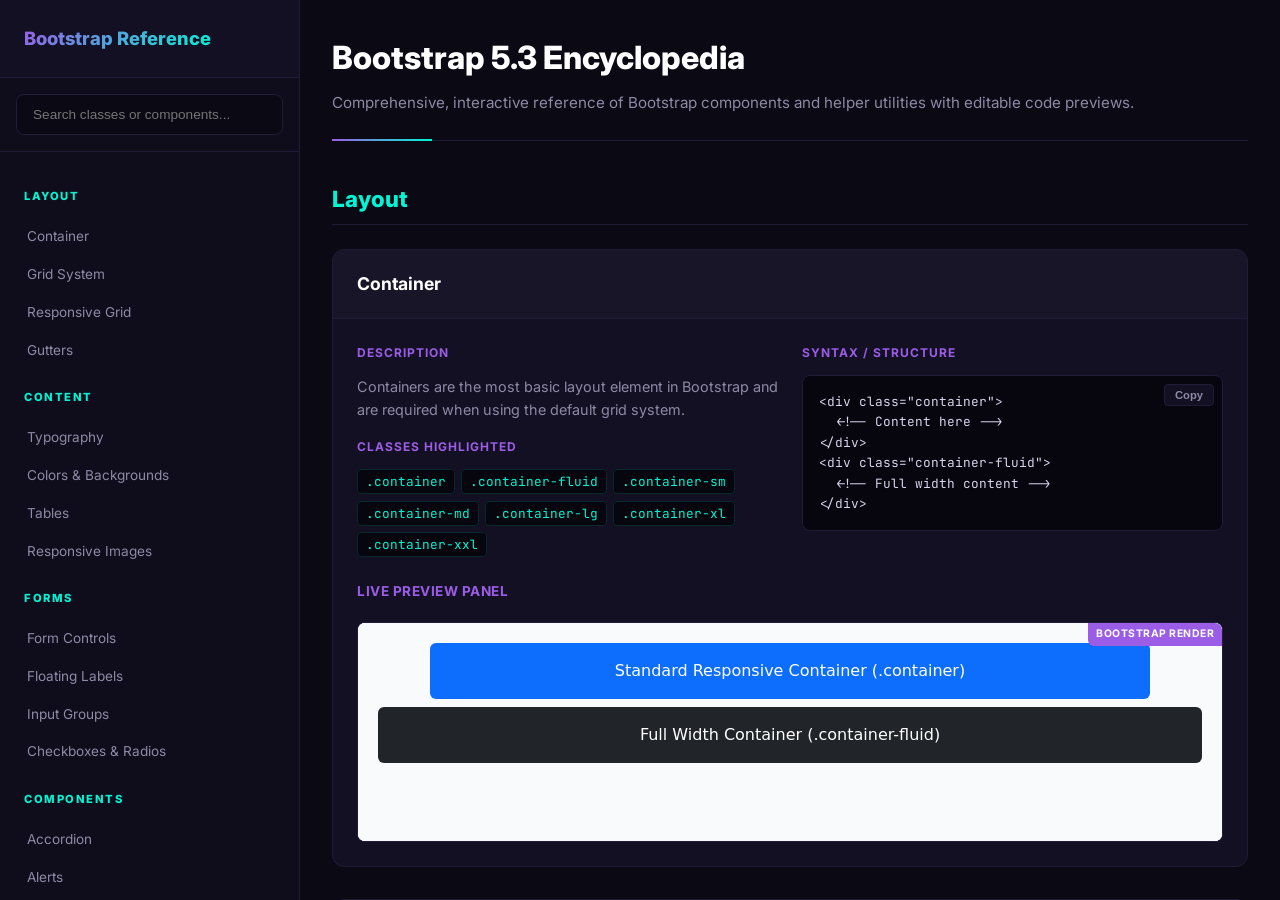
<file: bootstrapcompleteref.html>
<!DOCTYPE html>
<html lang="en">
<head>
    <meta charset="UTF-8">
    <meta name="viewport" content="width=device-width, initial-scale=1.0">
    <title>Bootstrap Complete Reference Guide</title>
    <link rel="preconnect" href="https://fonts.googleapis.com">
    <link rel="preconnect" href="https://fonts.gstatic.com" crossorigin>
    <link href="https://fonts.googleapis.com/css2?family=Inter:wght@300;400;500;600;700;800&family=JetBrains+Mono:wght@400;500;600&display=swap" rel="stylesheet">
    <style>
        :root {
            --bg: #0b0914;
            --card-bg: #131024;
            --sidebar-bg: #0f0d1c;
            --text: #e2dff0;
            --text-muted: #8e89a5;
            --accent: #9b5de5;
            --accent-hover: #b583f7;
            --accent-2: #00f5d4;
            --border: #201c38;
            --code-bg: #07050d;
            --success: #10b981;
            --danger: #ef4444;
            --transition: 0.25s cubic-bezier(0.4, 0, 0.2, 1);
        }

        * { box-sizing: border-box; margin: 0; padding: 0; }

        body {
            font-family: 'Inter', system-ui, -apple-system, sans-serif;
            background-color: var(--bg);
            color: var(--text);
            line-height: 1.6;
            display: flex;
            height: 100vh;
            overflow: hidden;
        }

        /* Sidebar Navigation */
        .sidebar {
            width: 300px;
            background: var(--sidebar-bg);
            border-right: 1px solid var(--border);
            display: flex;
            flex-direction: column;
            height: 100vh;
            flex-shrink: 0;
            z-index: 10;
        }

        .sidebar-header {
            padding: 1.5rem;
            border-bottom: 1px solid var(--border);
            background: var(--card-bg);
        }

        .sidebar-header h1 {
            font-size: 1.15rem;
            font-weight: 800;
            color: #fff;
            display: flex;
            align-items: center;
            gap: 10px;
        }

        .sidebar-header h1 span {
            background: linear-gradient(135deg, var(--accent), var(--accent-2));
            -webkit-background-clip: text;
            -webkit-text-fill-color: transparent;
            background-clip: text;
        }

        .search-box { padding: 1rem; border-bottom: 1px solid var(--border); }

        .search-box input {
            width: 100%;
            padding: 0.75rem 1rem;
            background: var(--bg);
            border: 1px solid var(--border);
            border-radius: 8px;
            color: var(--text);
            font-size: 0.85rem;
            outline: none;
            transition: all var(--transition);
        }

        .search-box input:focus { 
            border-color: var(--accent);
            box-shadow: 0 0 12px rgba(155, 93, 229, 0.2);
        }

        .nav-links {
            flex: 1;
            overflow-y: auto;
            padding: 1rem 0;
        }

        .nav-category {
            padding: 0.75rem 1.5rem;
            font-size: 0.7rem;
            text-transform: uppercase;
            color: var(--accent-2);
            font-weight: 800;
            margin-top: 0.5rem;
            letter-spacing: 1.5px;
        }

        .nav-link {
            display: block;
            padding: 0.5rem 1.5rem;
            color: var(--text-muted);
            text-decoration: none;
            font-size: 0.85rem;
            transition: all var(--transition);
            border-left: 3px solid transparent;
        }

        .nav-link:hover {
            color: #fff;
            background: rgba(155, 93, 229, 0.08);
            border-left-color: rgba(155, 93, 229, 0.4);
        }

        .nav-link.active {
            color: #fff;
            background: rgba(155, 93, 229, 0.15);
            border-left-color: var(--accent);
            font-weight: 600;
        }

        /* Main Content */
        .main-content {
            flex: 1;
            overflow-y: auto;
            padding: 2rem;
            scroll-behavior: smooth;
        }

        .page-header {
            margin-bottom: 2.5rem;
            padding-bottom: 1.5rem;
            border-bottom: 1px solid var(--border);
            position: relative;
        }

        .page-header::after {
            content: '';
            position: absolute;
            bottom: -1px;
            left: 0;
            width: 100px;
            height: 2px;
            background: linear-gradient(90deg, var(--accent), var(--accent-2));
        }

        .page-header h2 {
            font-size: 2rem;
            font-weight: 800;
            color: #fff;
            margin-bottom: 0.5rem;
        }

        .page-header p {
            color: var(--text-muted);
            font-size: 0.95rem;
        }

        .category-header {
            font-size: 1.4rem;
            font-weight: 800;
            color: var(--accent-2);
            margin: 3rem 0 1.5rem 0;
            padding-bottom: 0.5rem;
            border-bottom: 1px solid var(--border);
        }

        .category-header:first-of-type {
            margin-top: 1rem;
        }

        /* Card layout */
        .card {
            background: var(--card-bg);
            border: 1px solid var(--border);
            border-radius: 12px;
            margin-bottom: 2rem;
            overflow: hidden;
            transition: transform var(--transition), box-shadow var(--transition);
        }

        .card:hover {
            transform: translateY(-2px);
            box-shadow: 0 12px 30px rgba(0, 0, 0, 0.4), 0 0 20px rgba(155, 93, 229, 0.08);
            border-color: rgba(155, 93, 229, 0.3);
        }

        .card-header {
            padding: 1.25rem 1.5rem;
            background: rgba(255, 255, 255, 0.02);
            border-bottom: 1px solid var(--border);
            display: flex;
            align-items: center;
            justify-content: space-between;
        }

        .prop-name {
            font-size: 1.1rem;
            font-weight: 700;
            color: #fff;
        }

        .card-body {
            padding: 1.5rem;
            display: grid;
            grid-template-columns: 1fr 1fr;
            gap: 1.5rem;
        }

        @media (max-width: 1024px) {
            .card-body {
                grid-template-columns: 1fr;
            }
        }

        .info-section {
            display: flex;
            flex-direction: column;
            gap: 1rem;
        }

        .info-section h4 {
            font-size: 0.75rem;
            text-transform: uppercase;
            letter-spacing: 1px;
            color: var(--accent);
            margin-bottom: -0.25rem;
        }

        .info-section p {
            font-size: 0.9rem;
            color: var(--text-muted);
        }

        .info-section ul {
            list-style: none;
            padding-left: 0;
            display: flex;
            flex-wrap: wrap;
            gap: 6px;
        }

        .info-section li code {
            background: var(--code-bg);
            color: var(--accent-2);
            padding: 3px 8px;
            border-radius: 4px;
            font-family: 'JetBrains Mono', monospace;
            font-size: 0.8rem;
            border: 1px solid rgba(0, 245, 212, 0.15);
        }

        .code-block {
            position: relative;
            background: var(--code-bg);
            border: 1px solid var(--border);
            border-radius: 8px;
            padding: 1rem;
            overflow-x: auto;
        }

        .code-block pre {
            font-family: 'JetBrains Mono', monospace;
            font-size: 0.8rem;
            color: #d8d3ec;
            white-space: pre-wrap;
            word-break: break-all;
        }

        .copy-btn {
            position: absolute;
            top: 0.5rem;
            right: 0.5rem;
            background: var(--card-bg);
            border: 1px solid var(--border);
            color: var(--text-muted);
            padding: 4px 10px;
            border-radius: 4px;
            font-size: 0.7rem;
            font-weight: 600;
            transition: all var(--transition);
        }

        .copy-btn:hover {
            color: #fff;
            background: var(--accent);
            border-color: var(--accent);
        }

        /* Live Preview window */
        .preview-container {
            display: flex;
            flex-direction: column;
            gap: 0.75rem;
        }

        .preview-window {
            border: 1px solid var(--border);
            border-radius: 8px;
            background: #f8fafc;
            overflow: hidden;
            display: flex;
            flex-direction: column;
            height: 100%;
            min-height: 220px;
            position: relative;
        }

        .preview-label {
            position: absolute;
            top: 0;
            right: 0;
            background: var(--accent);
            color: #fff;
            font-size: 0.65rem;
            padding: 3px 8px;
            border-bottom-left-radius: 6px;
            font-weight: 700;
            z-index: 10;
            text-transform: uppercase;
            letter-spacing: 0.5px;
        }

        .preview-frame {
            border: none;
            width: 100%;
            height: 100%;
            min-height: 200px;
            background: #f8fafc;
        }

        ::-webkit-scrollbar { width: 6px; height: 6px; }
        ::-webkit-scrollbar-track { background: transparent; }
        ::-webkit-scrollbar-thumb { background: var(--border); border-radius: 4px; }
        ::-webkit-scrollbar-thumb:hover { background: var(--accent); }
    </style>
</head>
<body>

    <aside class="sidebar">
        <div class="sidebar-header">
            <h1><span>Bootstrap Reference</span></h1>
        </div>
        <div class="search-box">
            <input type="text" id="searchInput" placeholder="Search classes or components...">
        </div>
        <nav class="nav-links" id="navLinks"></nav>
    </aside>

    <main class="main-content" id="mainContent">
        <header class="page-header">
            <h2>Bootstrap 5.3 Encyclopedia</h2>
            <p>Comprehensive, interactive reference of Bootstrap components and helper utilities with editable code previews.</p>
        </header>
        <div id="contentContainer"></div>
    </main>

    <script>
        // ==========================================
        // THE BOOTSTRAP DATABASE
        // ==========================================
        const bootstrapDB = [
            // --- LAYOUT ---
            { 
                cat: "Layout", 
                name: "Container", 
                desc: "Containers are the most basic layout element in Bootstrap and are required when using the default grid system.", 
                syntax: `<div class="container">\n  <!-- Content here -->\n</div>\n<div class="container-fluid">\n  <!-- Full width content -->\n</div>`, 
                values: [".container", ".container-fluid", ".container-sm", ".container-md", ".container-lg", ".container-xl", ".container-xxl"],
                html: `<div class="container bg-primary text-white p-3 text-center rounded mb-2">\n  Standard Responsive Container (.container)\n</div>\n<div class="container-fluid bg-dark text-white p-3 text-center rounded">\n  Full Width Container (.container-fluid)\n</div>` 
            },
            { 
                cat: "Layout", 
                name: "Grid System", 
                desc: "Bootstrap's grid system uses a series of containers, rows, and columns to layout and align content. It's built with flexbox and is fully responsive.", 
                syntax: `<div class="row">\n  <div class="col-4">One of three columns</div>\n  <div class="col-8">Two of three columns</div>\n</div>`, 
                values: [".row", ".col-*", ".col-md-*", ".col-lg-*", ".offset-*", ".order-*"],
                html: `<div class="row g-2 text-center text-white">\n  <div class="col-4">\n    <div class="bg-primary p-3 rounded">col-4</div>\n  </div>\n  <div class="col-8">\n    <div class="bg-success p-3 rounded">col-8</div>\n  </div>\n  <div class="col-6">\n    <div class="bg-warning text-dark p-3 rounded">col-6</div>\n  </div>\n  <div class="col-6">\n    <div class="bg-danger p-3 rounded">col-6</div>\n  </div>\n</div>` 
            },
            { 
                cat: "Layout", 
                name: "Responsive Grid", 
                desc: "Change column layout based on media query screen breakpoints (sm: >=576px, md: >=768px, lg: >=992px, xl: >=1200px, xxl: >=1400px).", 
                syntax: `<div class="col-12 col-md-6 col-lg-3">Responsive Column</div>`, 
                values: [".col-sm-*", ".col-md-*", ".col-lg-*", ".col-xl-*", ".col-xxl-*"],
                html: `<div class="row text-center text-white g-2">\n  <div class="col-12 col-md-6 col-lg-3">\n    <div class="bg-info p-3 rounded">col-12 col-md-6 col-lg-3</div>\n  </div>\n  <div class="col-12 col-md-6 col-lg-3">\n    <div class="bg-danger p-3 rounded">col-12 col-md-6 col-lg-3</div>\n  </div>\n  <div class="col-12 col-md-6 col-lg-3">\n    <div class="bg-primary p-3 rounded">col-12 col-md-6 col-lg-3</div>\n  </div>\n  <div class="col-12 col-md-6 col-lg-3">\n    <div class="bg-success p-3 rounded">col-12 col-md-6 col-lg-3</div>\n  </div>\n</div>` 
            },
            { 
                cat: "Layout", 
                name: "Gutters", 
                desc: "Gutters are the padding between columns, used to responsively space and align content. Use gx-* for horizontal, gy-* for vertical, and g-* for both.", 
                syntax: `<div class="row gx-5 gy-2">\n  <div class="col-6">Col 1</div>\n  <div class="col-6">Col 2</div>\n</div>`, 
                values: [".g-0", ".g-1", ".g-2", ".g-3", ".g-4", ".g-5", ".gx-*", ".gy-*"],
                html: `<div class="row gx-4 gy-2 text-center text-white">\n  <div class="col-6">\n    <div class="bg-secondary p-3 border">GX-4 Col 1</div>\n  </div>\n  <div class="col-6">\n    <div class="bg-secondary p-3 border">GX-4 Col 2</div>\n  </div>\n  <div class="col-6">\n    <div class="bg-secondary p-3 border">GX-4 Col 3</div>\n  </div>\n  <div class="col-6">\n    <div class="bg-secondary p-3 border">GX-4 Col 4</div>\n  </div>\n</div>` 
            },

            // --- CONTENT & TYPOGRAPHY ---
            { 
                cat: "Content", 
                name: "Typography", 
                desc: "Bootstrap styling features for headings, paragraph lead, inline elements, list styling, and typography helpers.", 
                syntax: `<h1 class="display-1">Heading</h1>\n<p class="lead">Lead text paragraph</p>`, 
                values: [".display-[1-6]", ".lead", ".text-decoration-none", ".font-monospace", ".text-capitalize"],
                html: `<h1 class="display-3">Display 3</h1>\n<h2 class="display-6">Display 6</h2>\n<p class="lead">This is a lead paragraph helper designed to stand out.</p>\n<p class="font-monospace">Monospace text block</p>` 
            },
            { 
                cat: "Content", 
                name: "Colors & Backgrounds", 
                desc: "Convey meaning through color utilities for backgrounds, borders, links, and text alignments.", 
                syntax: `<div class="bg-primary text-white">...</div>`, 
                values: [".bg-primary", ".bg-success", ".bg-danger", ".bg-warning", ".bg-info", ".bg-dark", ".text-muted", ".text-body"],
                html: `<div class="p-3 mb-2 bg-primary text-white rounded">.bg-primary .text-white</div>\n<div class="p-3 mb-2 bg-success text-white rounded">.bg-success .text-white</div>\n<div class="p-3 mb-2 bg-warning text-dark rounded">.bg-warning .text-dark</div>\n<div class="p-3 mb-2 bg-danger text-white rounded">.bg-danger .text-white</div>` 
            },
            { 
                cat: "Content", 
                name: "Tables", 
                desc: "Style tabular data with responsive tables, zebra-striping, hovering rows, active columns, and custom coloring.", 
                syntax: `<table class="table table-striped table-hover table-bordered">\n  ...\n</table>`, 
                values: [".table", ".table-striped", ".table-hover", ".table-bordered", ".table-dark", ".table-borderless"],
                html: `<table class="table table-striped table-hover table-bordered border-primary">\n  <thead>\n    <tr>\n      <th>#</th>\n      <th>First Name</th>\n      <th>Role</th>\n    </tr>\n  </thead>\n  <tbody>\n    <tr>\n      <td>1</td>\n      <td>Sarah</td>\n      <td>Lead Designer</td>\n    </tr>\n    <tr class="table-info">\n      <td>2</td>\n      <td>Alex</td>\n      <td>Developer (Info row)</td>\n    </tr>\n    <tr>\n      <td>3</td>\n      <td>David</td>\n      <td>Backend Eng</td>\n    </tr>\n  </tbody>\n</table>` 
            },
            { 
                cat: "Content", 
                name: "Responsive Images", 
                desc: "Make images scale responsively with parent containers, add styled rounded borders, and display thumbnail cards.", 
                syntax: `<img src="..." class="img-fluid img-thumbnail" alt="...">`, 
                values: [".img-fluid", ".img-thumbnail", ".rounded", ".float-start", ".mx-auto"],
                html: `<div class="text-center">\n  <img src="data:image/svg+xml;utf8,<svg xmlns='http://www.w3.org/2000/svg' width='300' height='150'><rect width='300' height='150' fill='%236f42c1'/><text x='50%' y='50%' fill='white' text-anchor='middle' dy='.3em' font-size='20'>Bootstrap Image</text></svg>" class="img-fluid img-thumbnail rounded" alt="Thumbnail">\n  <p class="mt-2 text-muted">.img-fluid and .img-thumbnail applied</p>\n</div>` 
            },

            // --- FORMS ---
            { 
                cat: "Forms", 
                name: "Form Controls", 
                desc: "Bootstrap styled form text inputs, select lists, file uploads, textareas, with sizes and focus highlights.", 
                syntax: `<label class="form-label">Email</label>\n<input type="email" class="form-control">`, 
                values: [".form-control", ".form-label", ".form-control-lg", ".form-control-sm"],
                html: `<div class="mb-3">\n  <label for="exampleEmail" class="form-label">Email address</label>\n  <input type="email" class="form-control" id="exampleEmail" placeholder="name@example.com">\n</div>\n<div class="mb-3">\n  <label for="exampleTextarea" class="form-label">Comments</label>\n  <textarea class="form-control" id="exampleTextarea" rows="3" placeholder="Write here..."></textarea>\n</div>` 
            },
            { 
                cat: "Forms", 
                name: "Floating Labels", 
                desc: "Create beautifully animated labels that float above your inputs when they contain values.", 
                syntax: `<div class="form-floating">\n  <input type="email" class="form-control" id="floatingInput">\n  <label for="floatingInput">Email</label>\n</div>`, 
                values: [".form-floating"],
                html: `<div class="form-floating mb-3">\n  <input type="email" class="form-control" id="floatInput" placeholder="name@example.com">\n  <label for="floatInput">Email address</label>\n</div>\n<div class="form-floating">\n  <input type="password" class="form-control" id="floatPass" placeholder="Password">\n  <label for="floatPass">Password</label>\n</div>` 
            },
            { 
                cat: "Forms", 
                name: "Input Groups", 
                desc: "Easily extend form controls by adding text, buttons, or button groups on either side of textual inputs.", 
                syntax: `<div class="input-group">\n  <span class="input-group-text">@</span>\n  <input type="text" class="form-control">\n</div>`, 
                values: [".input-group", ".input-group-text"],
                html: `<div class="input-group mb-3">\n  <span class="input-group-text" id="basic-addon1">@</span>\n  <input type="text" class="form-control" placeholder="Username" aria-label="Username">\n</div>\n<div class="input-group">\n  <input type="text" class="form-control" placeholder="Search query..." aria-label="Search">\n  <button class="btn btn-primary" type="button" id="button-addon2">Search</button>\n</div>` 
            },
            { 
                cat: "Forms", 
                name: "Checkboxes & Radios", 
                desc: "Styled custom checkboxes, radio buttons, switches, inline selections, and active states.", 
                syntax: `<div class="form-check">\n  <input class="form-check-input" type="checkbox">\n  <label class="form-check-label">Label</label>\n</div>`, 
                values: [".form-check", ".form-check-input", ".form-check-label", ".form-switch", ".form-check-inline"],
                html: `<div class="form-check mb-2">\n  <input class="form-check-input" type="checkbox" id="checkEx" checked>\n  <label class="form-check-label" for="checkEx">Custom Checkbox</label>\n</div>\n<div class="form-check form-switch mb-3">\n  <input class="form-check-input" type="checkbox" role="switch" id="switchEx" checked>\n  <label class="form-check-label" for="switchEx">Custom Switch Checkbox</label>\n</div>\n<div class="form-check form-check-inline">\n  <input class="form-check-input" type="radio" name="inlineRadio" id="radio1" value="option1" checked>\n  <label class="form-check-label" for="radio1">Radio A</label>\n</div>\n<div class="form-check form-check-inline">\n  <input class="form-check-input" type="radio" name="inlineRadio" id="radio2" value="option2">\n  <label class="form-check-label" for="radio2">Radio B</label>\n</div>` 
            },

            // --- COMPONENTS ---
            { 
                cat: "Components", 
                name: "Accordion", 
                desc: "Build vertically collapsing accordions in combination with the collapse JavaScript plugin.", 
                syntax: `<div class="accordion" id="accId">\n  <div class="accordion-item">\n    <h2 class="accordion-header">\n      <button class="accordion-button" data-bs-toggle="collapse" data-bs-target="#c1">Title</button>\n    </h2>\n    <div id="c1" class="accordion-collapse collapse show" data-bs-parent="#accId">\n      <div class="accordion-body">Body</div>\n    </div>\n  </div>\n</div>`, 
                values: [".accordion", ".accordion-item", ".accordion-header", ".accordion-button", ".accordion-collapse", ".collapse"],
                html: `<div class="accordion" id="accordionExample">\n  <div class="accordion-item">\n    <h2 class="accordion-header">\n      <button class="accordion-button" type="button" data-bs-toggle="collapse" data-bs-target="#collapseOne">\n        Accordion Item #1\n      </button>\n    </h2>\n    <div id="collapseOne" class="accordion-collapse collapse show" data-bs-parent="#accordionExample">\n      <div class="accordion-body">\n        This is the first accordion item body. Clicking the header toggles visibility.\n      </div>\n    </div>\n  </div>\n  <div class="accordion-item">\n    <h2 class="accordion-header">\n      <button class="accordion-button collapsed" type="button" data-bs-toggle="collapse" data-bs-target="#collapseTwo">\n        Accordion Item #2\n      </button>\n    </h2>\n    <div id="collapseTwo" class="accordion-collapse collapse" data-bs-parent="#accordionExample">\n      <div class="accordion-body">\n        This is the second accordion item. Accordions collapse other opened items automatically within the same parent.\n      </div>\n    </div>\n  </div>\n</div>` 
            },
            { 
                cat: "Components", 
                name: "Alerts", 
                desc: "Provide contextual feedback messages for typical user actions with flexible alert banners.", 
                syntax: `<div class="alert alert-warning alert-dismissible fade show" role="alert">\n  Alert text here!\n  <button class="btn-close" data-bs-dismiss="alert"></button>\n</div>`, 
                values: [".alert", ".alert-primary", ".alert-success", ".alert-danger", ".alert-warning", ".alert-dismissible", ".fade", ".show"],
                html: `<div class="alert alert-success d-flex align-items-center" role="alert">\n  <div>\n    🚀 <strong>Success!</strong> Your project has been compiled successfully.\n  </div>\n</div>\n<div class="alert alert-danger alert-dismissible fade show" role="alert">\n  ⚠️ <strong>Error!</strong> Failed to save data. Try again.\n  <button type="button" class="btn-close" data-bs-dismiss="alert" aria-label="Close"></button>\n</div>` 
            },
            { 
                cat: "Components", 
                name: "Badge", 
                desc: "Add small count indicators, status labels, or circular badge tags to elements and buttons.", 
                syntax: `<span class="badge bg-secondary">New</span>`, 
                values: [".badge", ".bg-*", ".rounded-pill", ".position-relative"],
                html: `<span class="badge bg-primary">Primary Tag</span>\n<span class="badge bg-success rounded-pill">Pill Shape</span>\n<hr>\n<button type="button" class="btn btn-dark position-relative">\n  Inbox\n  <span class="position-absolute top-0 start-100 translate-middle badge rounded-pill bg-danger">\n    99+\n    <span class="visually-hidden">unread messages</span>\n  </span>\n</button>` 
            },
            { 
                cat: "Components", 
                name: "Buttons", 
                desc: "Styled custom buttons for actions, anchors, sizes, states, colors, outlines, and block widths.", 
                syntax: `<button class="btn btn-primary">Primary</button>`, 
                values: [".btn", ".btn-primary", ".btn-outline-primary", ".btn-lg", ".btn-sm", ".btn-link"],
                html: `<div class="d-flex flex-wrap gap-2">\n  <button class="btn btn-primary">Primary</button>\n  <button class="btn btn-success">Success</button>\n  <button class="btn btn-danger">Danger</button>\n  <button class="btn btn-outline-warning text-dark">Outline Warning</button>\n  <button class="btn btn-info btn-sm">Small Info</button>\n  <button class="btn btn-secondary btn-lg">Large Secondary</button>\n</div>` 
            },
            { 
                cat: "Components", 
                name: "Button Group", 
                desc: "Group a series of buttons together on a single line or stack them vertically in button groups.", 
                syntax: `<div class="btn-group">\n  <button class="btn btn-primary">L</button>\n  <button class="btn btn-primary">R</button>\n</div>`, 
                values: [".btn-group", ".btn-group-vertical", ".btn-group-sm"],
                html: `<div class="btn-group mb-3" role="group" aria-label="Basic example">\n  <button type="button" class="btn btn-primary">Left</button>\n  <button type="button" class="btn btn-primary">Middle</button>\n  <button type="button" class="btn btn-primary">Right</button>\n</div>\n<br>\n<div class="btn-group-vertical" role="group" aria-label="Vertical group">\n  <button type="button" class="btn btn-secondary">Button 1</button>\n  <button type="button" class="btn btn-secondary">Button 2</button>\n</div>` 
            },
            { 
                cat: "Components", 
                name: "Card", 
                desc: "A flexible and extensible content container with options for headers, footers, images, titles, and grid cards.", 
                syntax: `<div class="card">\n  <div class="card-body">Card text</div>\n</div>`, 
                values: [".card", ".card-body", ".card-title", ".card-subtitle", ".card-header", ".card-footer", ".card-img-top"],
                html: `<div class="card" style="max-width: 320px; margin: 0 auto;">\n  <div class="card-header bg-primary text-white font-weight-bold">Featured Card</div>\n  <div class="card-body">\n    <h5 class="card-title">Special Title Treatment</h5>\n    <p class="card-text">With supporting text below as a natural lead-in to additional content.</p>\n    <a href="#" class="btn btn-outline-primary btn-sm">Go somewhere</a>\n  </div>\n  <div class="card-footer text-muted text-center" style="font-size: 0.8rem;">2 days ago</div>\n</div>` 
            },
            { 
                cat: "Components", 
                name: "Carousel", 
                desc: "A slideshow component for cycling through elements, images, or slides of text like a carousel.", 
                syntax: `<div id="car" class="carousel slide" data-bs-ride="carousel">\n  ...\n</div>`, 
                values: [".carousel", ".slide", ".carousel-inner", ".carousel-item", ".carousel-control-prev", ".carousel-indicators"],
                html: `<div id="carouselExampleIndicators" class="carousel slide" data-bs-ride="carousel" style="max-width: 400px; margin:0 auto;">\n  <div class="carousel-indicators">\n    <button type="button" data-bs-target="#carouselExampleIndicators" data-bs-slide-to="0" class="active" aria-current="true" aria-label="Slide 1"></button>\n    <button type="button" data-bs-target="#carouselExampleIndicators" data-bs-slide-to="1" aria-label="Slide 2"></button>\n  </div>\n  <div class="carousel-inner rounded">\n    <div class="carousel-item active">\n      <div class="bg-primary text-white d-flex flex-column align-items-center justify-content-center" style="height: 180px;">\n        <h3>First Slide Content</h3>\n        <p>Subtitle text description</p>\n      </div>\n    </div>\n    <div class="carousel-item">\n      <div class="bg-purple text-white d-flex flex-column align-items-center justify-content-center" style="height: 180px; background-color: #6f42c1;">\n        <h3>Second Slide Content</h3>\n        <p>Another description</p>\n      </div>\n    </div>\n  </div>\n  <button class="carousel-control-prev" type="button" data-bs-target="#carouselExampleIndicators" data-bs-slide="prev">\n    <span class="carousel-control-prev-icon" aria-hidden="true"></span>\n    <span class="visually-hidden">Previous</span>\n  </button>\n  <button class="carousel-control-next" type="button" data-bs-target="#carouselExampleIndicators" data-bs-slide="next">\n    <span class="carousel-control-next-icon" aria-hidden="true"></span>\n    <span class="visually-hidden">Next</span>\n  </button>\n</div>` 
            },
            { 
                cat: "Components", 
                name: "Dropdowns", 
                desc: "Toggle contextual overlays for displaying lists of links and actions using the Bootstrap dropdown plugin.", 
                syntax: `<div class="dropdown">\n  <button class="btn btn-secondary dropdown-toggle" data-bs-toggle="dropdown">Menu</button>\n  <ul class="dropdown-menu">\n    <li><a class="dropdown-item" href="#">Action</a></li>\n  </ul>\n</div>`, 
                values: [".dropdown", ".dropdown-toggle", ".dropdown-menu", ".dropdown-item", ".dropdown-divider"],
                html: `<div class="dropdown text-center">\n  <button class="btn btn-dark dropdown-toggle" type="button" id="dropdownMenuButton" data-bs-toggle="dropdown" aria-expanded="false">\n    Perform Actions\n  </button>\n  <ul class="dropdown-menu" aria-labelledby="dropdownMenuButton">\n    <li><a class="dropdown-item" href="#">Edit Details</a></li>\n    <li><a class="dropdown-item" href="#">Add Entry</a></li>\n    <li><hr class="dropdown-divider"></li>\n    <li><a class="dropdown-item text-danger" href="#">Delete Project</a></li>\n  </ul>\n</div>` 
            },
            { 
                cat: "Components", 
                name: "List Group", 
                desc: "List groups are a flexible and powerful component for displaying a series of content, with custom styling and badges.", 
                syntax: `<ul class="list-group">\n  <li class="list-group-item">Item</li>\n</ul>`, 
                values: [".list-group", ".list-group-item", ".list-group-item-action", ".list-group-item-*"],
                html: `<ul class="list-group">\n  <li class="list-group-item active" aria-current="true">Active List Header Item</li>\n  <li class="list-group-item d-flex justify-content-between align-items-center">\n    Notification Alerts\n    <span class="badge bg-danger rounded-pill">12</span>\n  </li>\n  <li class="list-group-item list-group-item-warning">Zebra Alert Context Item</li>\n  <li class="list-group-item list-group-item-action disabled" tabindex="-1" aria-disabled="true">Disabled list item action</li>\n</ul>` 
            },
            { 
                cat: "Components", 
                name: "Modal", 
                desc: "Use Bootstrap's JavaScript modal plugin to add dialogs/popups for user notifications, custom forms, or lightboxes.", 
                syntax: `<button class="btn" data-bs-toggle="modal" data-bs-target="#m">Launch</button>\n<div class="modal fade" id="m">\n  <div class="modal-dialog">...</div>\n</div>`, 
                values: [".modal", ".modal-dialog", ".modal-content", ".modal-header", ".modal-body", ".modal-footer", "data-bs-toggle=\"modal\"", "data-bs-target=\"#ID\""],
                html: `<!-- Trigger Button -->\n<div class="text-center">\n  <button type="button" class="btn btn-primary" data-bs-toggle="modal" data-bs-target="#refModalDemo">\n    Open Demo Modal Window\n  </button>\n</div>\n\n<!-- Modal Structure -->\n<div class="modal fade" id="refModalDemo" tabindex="-1" aria-labelledby="refModalDemoLabel" aria-hidden="true">\n  <div class="modal-dialog">\n    <div class="modal-content">\n      <div class="modal-header">\n        <h5 class="modal-title" id="refModalDemoLabel">Native Bootstrap Modal</h5>\n        <button type="button" class="btn-close" data-bs-dismiss="modal" aria-label="Close"></button>\n      </div>\n      <div class="modal-body">\n        This is a fully-functioning, responsive modal window loading directly inside an isolated iframe!\n      </div>\n      <div class="modal-footer">\n        <button type="button" class="btn btn-secondary" data-bs-dismiss="modal">Close</button>\n        <button type="button" class="btn btn-primary" data-bs-dismiss="modal" onclick="alert('Action Saved!')">Save Changes</button>\n      </div>\n    </div>\n  </div>\n</div>` 
            },
            { 
                cat: "Components", 
                name: "Navs & Tabs", 
                desc: "Build functional tabbed navigation panels easily using navigation lists and target panels.", 
                syntax: `<ul class="nav nav-tabs">\n  <li class="nav-item"><a class="nav-link active" data-bs-toggle="tab" href="#tab1">Tab 1</a></li>\n</ul>`, 
                values: [".nav", ".nav-tabs", ".nav-pills", ".nav-link", ".tab-content", ".tab-pane"],
                html: `<ul class="nav nav-pills mb-3" id="pills-tab" role="tablist">\n  <li class="nav-item" role="presentation">\n    <button class="nav-link active" id="pills-home-tab" data-bs-toggle="pill" data-bs-target="#pills-home" type="button" role="tab">Home</button>\n  </li>\n  <li class="nav-item" role="presentation">\n    <button class="nav-link" id="pills-profile-tab" data-bs-toggle="pill" data-bs-target="#pills-profile" type="button" role="tab">Profile</button>\n  </li>\n</ul>\n<div class="tab-content" id="pills-tabContent">\n  <div class="tab-pane fade show active p-2 border rounded" id="pills-home" role="tabpanel">Home info tab panel. Fully working.</div>\n  <div class="tab-pane fade p-2 border rounded" id="pills-profile" role="tabpanel">User settings profile description panel.</div>\n</div>` 
            },
            { 
                cat: "Components", 
                name: "Navbar", 
                desc: "A responsive navigation header container supporting branding, navigation menus, toggles, form fields, and dropdowns.", 
                syntax: `<nav class="navbar navbar-expand-lg bg-light">\n  <div class="container-fluid">\n    <a class="navbar-brand">Brand</a>\n  </div>\n</nav>`, 
                values: [".navbar", ".navbar-expand-*", ".navbar-brand", ".navbar-nav", ".navbar-toggler", ".collapse", ".navbar-collapse"],
                html: `<nav class="navbar navbar-expand-lg bg-body-secondary rounded">\n  <div class="container-fluid">\n    <a class="navbar-brand" href="#" style="font-weight:700; color:#6f42c1;">WebJourney</a>\n    <button class="navbar-toggler" type="button" data-bs-toggle="collapse" data-bs-target="#navbarNav" aria-controls="navbarNav" aria-expanded="false" aria-label="Toggle navigation">\n      <span class="navbar-toggler-icon"></span>\n    </button>\n    <div class="collapse navbar-collapse" id="navbarNav">\n      <ul class="navbar-nav ms-auto">\n        <li class="nav-item">\n          <a class="nav-link active" aria-current="page" href="#">Home</a>\n        </li>\n        <li class="nav-item">\n          <a class="nav-link" href="#">Features</a>\n        </li>\n      </ul>\n    </div>\n  </div>\n</nav>` 
            },
            { 
                cat: "Components", 
                name: "Offcanvas", 
                desc: "Build hidden sidebars or drawers that slide out from any side of the screen for navigation or custom forms.", 
                syntax: `<button data-bs-toggle="offcanvas" data-bs-target="#off">Open</button>\n<div class="offcanvas offcanvas-start" id="off">...</div>`, 
                values: [".offcanvas", ".offcanvas-start", ".offcanvas-end", ".offcanvas-top", ".offcanvas-bottom", ".offcanvas-header", ".offcanvas-body"],
                html: `<!-- Drawer Trigger -->\n<div class="text-center">\n  <button class="btn btn-success" type="button" data-bs-toggle="offcanvas" data-bs-target="#offcanvasExample" aria-controls="offcanvasExample">\n    Open Slide-out Drawer (Offcanvas)\n  </button>\n</div>\n\n<!-- Drawer Element -->\n<div class="offcanvas offcanvas-start" tabindex="-1" id="offcanvasExample" aria-labelledby="offcanvasExampleLabel">\n  <div class="offcanvas-header">\n    <h5 class="offcanvas-title" id="offcanvasExampleLabel">Sidebar Drawer</h5>\n    <button type="button" class="btn-close" data-bs-dismiss="offcanvas" aria-label="Close"></button>\n  </div>\n  <div class="offcanvas-body">\n    <div>\n      This is offcanvas content. Click the backdrop or Close button to slide it back out of view.\n    </div>\n    <ul class="list-group mt-3">\n      <li class="list-group-item">Option Link 1</li>\n      <li class="list-group-item">Option Link 2</li>\n    </ul>\n  </div>\n</div>` 
            },
            { 
                cat: "Components", 
                name: "Progress Bar", 
                desc: "Display progress data utilizing styled, stacked, striped, and animated progress bars.", 
                syntax: `<div class="progress" role="progressbar"><div class="progress-bar" style="width: 50%"></div></div>`, 
                values: [".progress", ".progress-bar", ".progress-bar-striped", ".progress-bar-animated"],
                html: `<div class="progress mb-3" role="progressbar" aria-label="Basic example" aria-valuenow="45" aria-valuemin="0" aria-valuemax="100">\n  <div class="progress-bar" style="width: 45%">45% Done</div>\n</div>\n<div class="progress" role="progressbar" aria-label="Animated strip" aria-valuenow="75" aria-valuemin="0" aria-valuemax="100">\n  <div class="progress-bar bg-success progress-bar-striped progress-bar-animated" style="width: 75%">75% Completed (Animated)</div>\n</div>` 
            },
            { 
                cat: "Components", 
                name: "Spinners", 
                desc: "Indicate loading state of components or operations with responsive spinning animations.", 
                syntax: `<div class="spinner-border text-primary"></div>`, 
                values: [".spinner-border", ".spinner-grow", ".text-*", ".spinner-border-sm"],
                html: `<div class="d-flex align-items-center justify-content-center gap-3">\n  <div class="spinner-border text-primary" role="status"></div>\n  <div class="spinner-grow text-success" role="status"></div>\n  <div class="spinner-border text-danger spinner-border-sm" role="status"></div>\n  <span>Loading items...</span>\n</div>` 
            },
            { 
                cat: "Components", 
                name: "Toasts", 
                desc: "Display small push notifications as modal overlay cards on screen corners or custom placement.", 
                syntax: `<div class="toast"><div class="toast-header">Header</div><div class="toast-body">Body</div></div>`, 
                values: [".toast", ".toast-container", ".toast-header", ".toast-body"],
                html: `<div class="text-center">\n  <button type="button" class="btn btn-primary" id="toastTriggerBtn">Show Toast Alert</button>\n</div>\n\n<div class="toast-container position-fixed bottom-0 end-0 p-3">\n  <div id="liveToastDemo" class="toast" role="alert" aria-live="assertive" aria-atomic="true">\n    <div class="toast-header bg-dark text-white">\n      <strong class="me-auto">Notification Service</strong>\n      <small>Just now</small>\n      <button type="button" class="btn-close btn-close-white" data-bs-dismiss="toast" aria-label="Close"></button>\n    </div>\n    <div class="toast-body">\n      This is a custom interactive toast notification triggered with JavaScript!\n    </div>\n  </div>\n</div>\n\n<script>\n  document.getElementById('toastTriggerBtn').addEventListener('click', function() {\n    var toastEl = document.getElementById('liveToastDemo');\n    var toast = new bootstrap.Toast(toastEl);\n    toast.show();\n  });\n<\/script>` 
            },
            { 
                cat: "Components", 
                name: "Tooltips", 
                desc: "Small hover tags displaying contextual label descriptors using the Bootstrap Popper engine.", 
                syntax: `<button data-bs-toggle="tooltip" title="Tooltip content">Hover</button>`, 
                values: [".tooltip", "data-bs-toggle=\"tooltip\"", "data-bs-placement=\"*\""],
                html: `<div class="text-center py-4 d-flex justify-content-center gap-2">\n  <button type="button" class="btn btn-secondary" data-bs-toggle="tooltip" data-bs-placement="top" title="Tooltip positioned at Top">Tooltip Top</button>\n  <button type="button" class="btn btn-secondary" data-bs-toggle="tooltip" data-bs-placement="bottom" title="Tooltip positioned at Bottom">Tooltip Bottom</button>\n</div>` 
            },

            // --- UTILITIES ---
            { 
                cat: "Utilities", 
                name: "Flexbox Alignment", 
                desc: "Quickly manage the layout, alignment, sizing, and spacing of grid columns, navigation headers, or any element using flexbox utilities.", 
                syntax: `<div class="d-flex justify-content-between align-items-center">...</div>`, 
                values: [".d-flex", ".flex-row", ".flex-column", ".justify-content-between", ".align-items-center", ".flex-wrap"],
                html: `<div class="d-flex justify-content-between align-items-center bg-light p-3 border rounded">\n  <div class="bg-primary text-white p-2 rounded">Box Item 1</div>\n  <div class="bg-success text-white p-2 rounded">Box Item 2</div>\n  <div class="bg-danger text-white p-2 rounded">Box Item 3</div>\n</div>` 
            },
            { 
                cat: "Utilities", 
                name: "Spacing (Margin & Padding)", 
                desc: "Assign responsive margins and paddings using clear shorthand properties. Formatted as {property}{sides}-{size} (e.g. mb-3, py-4).", 
                syntax: `<div class="m-3 p-4">Spacing Box</div>`, 
                values: ["m-[0-5]", "p-[0-5]", "mt-*", "mb-*", "ms-*", "me-*", "mx-*", "my-*"],
                html: `<div class="bg-light border mb-2 p-4 rounded text-center">\n  <span class="bg-primary text-white p-3 m-2 d-inline-block rounded">m-2, p-3</span>\n  <span class="bg-success text-white p-2 ms-5 d-inline-block rounded">ms-5 (margin start), p-2</span>\n</div>` 
            },
            { 
                cat: "Utilities", 
                name: "Shadows", 
                desc: "Add or remove shadows from elements using utility classes.", 
                syntax: `<div class="shadow-lg">Large Shadow</div>`, 
                values: [".shadow-none", ".shadow-sm", ".shadow", ".shadow-lg"],
                html: `<div class="shadow-none p-3 mb-2 bg-light rounded">No Shadow (.shadow-none)</div>\n<div class="shadow-sm p-3 mb-2 bg-body-tertiary rounded">Small Shadow (.shadow-sm)</div>\n<div class="shadow p-3 mb-2 bg-body-tertiary rounded">Regular Shadow (.shadow)</div>\n<div class="shadow-lg p-3 bg-body-tertiary rounded">Large Shadow (.shadow-lg)</div>` 
            },
            { 
                cat: "Utilities", 
                name: "Sizing", 
                desc: "Easily set the width or height of elements relative to their parent container.", 
                syntax: `<div class="w-50">50% Width</div>`, 
                values: [".w-25", ".w-50", ".w-75", ".w-100", ".h-25", ".h-50", ".h-75", ".h-100", ".mw-100", ".mh-100"],
                html: `<div class="w-25 p-2 bg-primary text-white text-center rounded mb-1">w-25</div>\n<div class="w-50 p-2 bg-success text-white text-center rounded mb-1">w-50</div>\n<div class="w-75 p-2 bg-info text-white text-center rounded mb-1">w-75</div>\n<div class="w-100 p-2 bg-dark text-white text-center rounded">w-100</div>` 
            },
            { 
                cat: "Utilities", 
                name: "Position Helpers", 
                desc: "Common utilities for configuring element positioning (static, relative, absolute, fixed, sticky) and placement anchors.", 
                syntax: `<div class="position-absolute top-0 start-50">...</div>`, 
                values: [".position-static", ".position-relative", ".position-absolute", ".position-fixed", ".position-sticky", ".top-0", ".end-0", ".bottom-0", ".start-0"],
                html: `<div class="position-relative bg-light border rounded" style="height: 120px;">\n  <div class="position-absolute top-0 start-0 bg-primary text-white p-2 rounded-top rounded-end-0">Top-Left</div>\n  <div class="position-absolute top-0 end-0 bg-dark text-white p-2 rounded-top rounded-start-0">Top-Right</div>\n  <div class="position-absolute bottom-0 start-50 translate-middle-x bg-info text-white p-2 rounded-bottom-0">Bottom-Center</div>\n  <div class="position-absolute bottom-0 end-0 bg-success text-white p-2 rounded-bottom rounded-start-0">Bottom-Right</div>\n</div>` 
            }
        ];

        // ==========================================
        // RENDER ENGINE
        // ==========================================
        const mainContent = document.getElementById('contentContainer');
        const navLinks = document.getElementById('navLinks');

        function renderEncyclopedia() {
            // Group by category
            const categories = {};
            bootstrapDB.forEach(item => {
                if (!categories[item.cat]) categories[item.cat] = [];
                categories[item.cat].push(item);
            });

            let navHTML = '';
            let contentHTML = '';

            for (const [cat, items] of Object.entries(categories)) {
                navHTML += `<div class="nav-category">${cat}</div>`;
                contentHTML += `<h3 class="category-header" id="cat-${cat.replace(/\s+/g, '')}">${cat}</h3>`;
                
                items.forEach(item => {
                    navHTML += `<a href="#${item.name.replace(/\s+/g, '')}" class="nav-link">${item.name}</a>`;
                    
                    const valuesHTML = item.values.map(v => `<li><code>${v}</code></li>`).join('');
                    
                    // Encode for safe iframe injection
                    const safeHTML = encodeURIComponent(item.html);

                    contentHTML += `
                        <div class="card" id="${item.name.replace(/\s+/g, '')}" data-name="${item.name.toLowerCase()}" data-cat="${cat.toLowerCase()}" data-desc="${item.desc.toLowerCase()}">
                            <div class="card-header">
                                <span class="prop-name">${item.name}</span>
                            </div>
                            <div class="card-body">
                                <div class="info-section">
                                    <h4>Description</h4>
                                    <p>${item.desc}</p>
                                    <h4>Classes Highlighted</h4>
                                    <ul>${valuesHTML}</ul>
                                </div>
                                <div class="info-section">
                                    <h4>Syntax / Structure</h4>
                                    <div class="code-block">
                                        <button class="copy-btn" onclick="copyCode(this)">Copy</button>
                                        <pre>${escapeHtml(item.syntax)}</pre>
                                    </div>
                                </div>
                                <div class="preview-container" style="grid-column: span 2;">
                                    <h4 style="color: var(--accent); margin-bottom: 0.5rem; font-size: 0.85rem; text-transform: uppercase; letter-spacing: 0.5px;">Live Preview Panel</h4>
                                    <div class="preview-window">
                                        <span class="preview-label">Bootstrap Render</span>
                                        <iframe class="preview-frame" data-html="${safeHTML}"></iframe>
                                    </div>
                                </div>
                            </div>
                        </div>
                    `;
                });
            }

            navLinks.innerHTML = navHTML;
            mainContent.innerHTML = contentHTML;

            // Initialize Iframes Safely
            document.querySelectorAll('.preview-frame').forEach(iframe => {
                const html = decodeURIComponent(iframe.dataset.html);
                iframe.srcdoc = `<!DOCTYPE html>
<html lang="en">
<head>
  <meta charset="UTF-8">
  <meta name="viewport" content="width=device-width, initial-scale=1.0">
  <link href="https://cdn.jsdelivr.net/npm/bootstrap@5.3.3/dist/css/bootstrap.min.css" rel="stylesheet">
  <style>
    body {
      margin: 0;
      padding: 20px;
      background: #f8fafc;
      font-family: system-ui, -apple-system, sans-serif;
    }
  </style>
</head>
<body>
  ${html}
  <script src="https://cdn.jsdelivr.net/npm/bootstrap@5.3.3/dist/js/bootstrap.bundle.min.js"><\/script>
  <script>
    // Initialize tooltips
    var tooltipTriggerList = [].slice.call(document.querySelectorAll('[data-bs-toggle="tooltip"]'))
    var tooltipList = tooltipTriggerList.map(function (tooltipTriggerEl) {
      return new bootstrap.Tooltip(tooltipTriggerEl)
    });
    // Initialize popovers
    var popoverTriggerList = [].slice.call(document.querySelectorAll('[data-bs-toggle="popover"]'))
    var popoverList = popoverTriggerList.map(function (popoverTriggerEl) {
      return new bootstrap.Popover(popoverTriggerEl)
    });
  <\/script>
</body>
</html>`;
            });

            // Smooth active navigation highlight
            const links = document.querySelectorAll('.nav-link');
            const cards = document.querySelectorAll('.card');

            const observer = new IntersectionObserver((entries) => {
                entries.forEach(entry => {
                    if (entry.isIntersecting) {
                        const id = entry.target.getAttribute('id');
                        links.forEach(link => {
                            if (link.getAttribute('href') === '#' + id) {
                                link.classList.add('active');
                            } else {
                                link.classList.remove('active');
                            }
                        });
                    }
                });
            }, {
                root: null,
                rootMargin: '-10% 0px -80% 0px',
                threshold: 0
            });

            cards.forEach(card => observer.observe(card));
        }

        function escapeHtml(string) {
            return String(string).replace(/&/g, '&amp;').replace(/</g, '&lt;').replace(/>/g, '&gt;').replace(/"/g, '&quot;');
        }

        function copyCode(btn) {
            const code = btn.nextElementSibling.innerText;
            navigator.clipboard.writeText(code).then(() => {
                const originalText = btn.innerText;
                btn.innerText = "Copied!";
                btn.style.background = "var(--success)";
                btn.style.color = "#000";
                setTimeout(() => {
                    btn.innerText = originalText;
                    btn.style.background = "";
                    btn.style.color = "";
                }, 2000);
            });
        }

        // Search Logic
        document.getElementById('searchInput').addEventListener('input', (e) => {
            const query = e.target.value.toLowerCase().trim();
            const cards = document.querySelectorAll('.card');
            const headers = document.querySelectorAll('.category-header');

            cards.forEach(card => {
                const name = card.dataset.name;
                const cat = card.dataset.cat;
                const desc = card.dataset.desc;
                const match = name.includes(query) || cat.includes(query) || desc.includes(query);
                card.style.display = match ? 'block' : 'none';
            });

            // Hide empty categories and their nav links
            headers.forEach(header => {
                const catId = header.id.replace('cat-', '').toLowerCase();
                const cardsInCat = document.querySelectorAll(`.card[data-cat="${catId}"]`);
                const visibleCards = Array.from(cardsInCat).filter(c => c.style.display !== 'none');
                
                const isCatVisible = visibleCards.length > 0;
                header.style.display = isCatVisible ? 'block' : 'none';
            });
            
            // Better sidebar category sync
            document.querySelectorAll('.nav-category').forEach((navCat) => {
                const catName = navCat.innerText.toLowerCase();
                const visibleCardsInNav = Array.from(cards).filter(c => c.dataset.cat === catName && c.style.display !== 'none');
                navCat.style.display = visibleCardsInNav.length > 0 ? 'block' : 'none';
                
                // Hide/show individual links
                let nextEl = navCat.nextElementSibling;
                while (nextEl && nextEl.classList.contains('nav-link')) {
                    const linkName = nextEl.innerText.toLowerCase();
                    const card = document.querySelector(`.card[data-name="${linkName}"]`);
                    if (card) {
                        nextEl.style.display = card.style.display !== 'none' ? 'block' : 'none';
                    }
                    nextEl = nextEl.nextElementSibling;
                }
            });
        });

        // Initialize
        renderEncyclopedia();
    </script>
</body>
</html>
</file>
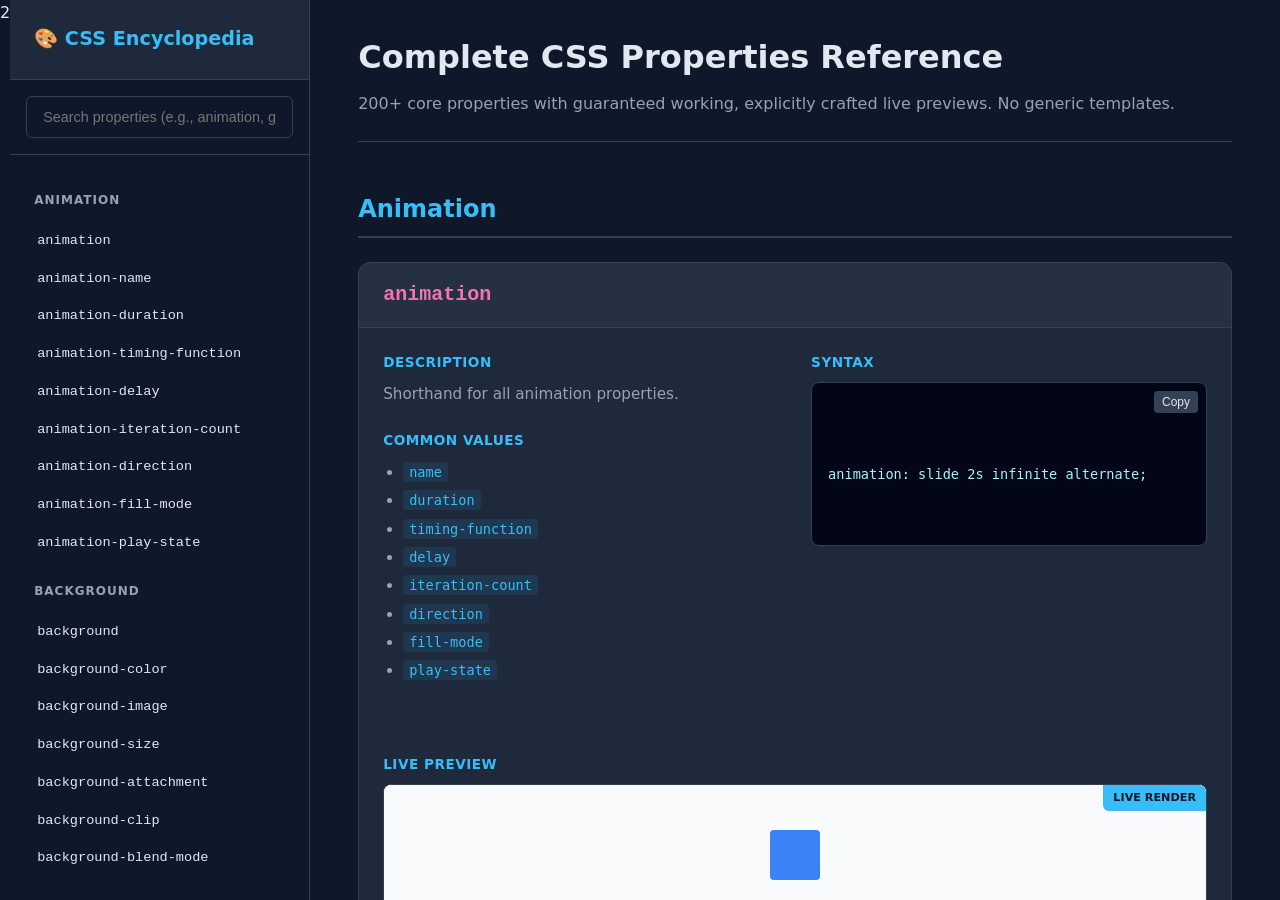
<file: csscompleteref.html>
<!DOCTYPE html>
<html lang="en">
2<head>
    <meta charset="UTF-8">
    <meta name="viewport" content="width=device-width, initial-scale=1.0">
    <title>The Ultimate CSS Encyclopedia</title>
    <style>
        :root {
            --bg: #0f172a;
            --card-bg: #1e293b;
            --sidebar-bg: #0f172a;
            --text: #e2e8f0;
            --text-muted: #94a3b8;
            --accent: #38bdf8;
            --accent-hover: #0ea5e9;
            --border: #334155;
            --code-bg: #020617;
            --success: #4ade80;
            --danger: #f87171;
        }

        * { box-sizing: border-box; margin: 0; padding: 0; }

        body {
            font-family: 'Segoe UI', system-ui, -apple-system, sans-serif;
            background-color: var(--bg);
            color: var(--text);
            line-height: 1.6;
            display: flex;
            height: 100vh;
            overflow: hidden;
        }

        .sidebar {
            width: 300px;
            background: var(--sidebar-bg);
            border-right: 1px solid var(--border);
            display: flex;
            flex-direction: column;
            height: 100vh;
            flex-shrink: 0;
        }

        .sidebar-header {
            padding: 1.5rem;
            border-bottom: 1px solid var(--border);
            background: var(--card-bg);
        }

        .sidebar-header h1 {
            font-size: 1.2rem;
            color: var(--accent);
            display: flex;
            align-items: center;
            gap: 10px;
        }

        .search-box { padding: 1rem; border-bottom: 1px solid var(--border); }

        .search-box input {
            width: 100%;
            padding: 0.75rem 1rem;
            background: var(--bg);
            border: 1px solid var(--border);
            border-radius: 6px;
            color: var(--text);
            font-size: 0.9rem;
            outline: none;
            transition: border 0.2s;
        }

        .search-box input:focus { border-color: var(--accent); }

        .nav-links {
            flex: 1;
            overflow-y: auto;
            padding: 1rem 0;
        }

        .nav-category {
            padding: 0.75rem 1.5rem;
            font-size: 0.75rem;
            text-transform: uppercase;
            color: var(--text-muted);
            font-weight: 700;
            margin-top: 0.5rem;
            letter-spacing: 1px;
        }

        .nav-link {
            display: block;
            padding: 0.5rem 1.5rem;
            color: var(--text);
            text-decoration: none;
            font-size: 0.85rem;
            font-family: 'Courier New', monospace;
            transition: background 0.2s, color 0.2s;
            border-left: 3px solid transparent;
        }

        .nav-link:hover {
            background: rgba(56, 189, 248, 0.1);
            color: var(--accent);
            border-left-color: var(--accent);
        }

        .main-content {
            flex: 1;
            overflow-y: auto;
            padding: 2rem 3rem;
            scroll-behavior: smooth;
        }

        .page-header {
            margin-bottom: 3rem;
            border-bottom: 1px solid var(--border);
            padding-bottom: 1.5rem;
        }

        .page-header h2 { font-size: 2rem; margin-bottom: 0.5rem; }
        .page-header p { color: var(--text-muted); }

        .category-header {
            font-size: 1.5rem;
            color: var(--accent);
            margin: 3rem 0 1.5rem 0;
            padding-bottom: 0.5rem;
            border-bottom: 2px solid var(--border);
            scroll-margin-top: 1rem;
        }

        .card {
            background: var(--card-bg);
            border: 1px solid var(--border);
            border-radius: 12px;
            margin-bottom: 2rem;
            overflow: hidden;
            scroll-margin-top: 1rem;
            transition: transform 0.2s, box-shadow 0.2s;
        }

        .card:hover {
            transform: translateY(-2px);
            box-shadow: 0 10px 25px -5px rgba(0, 0, 0, 0.3);
        }

        .card-header {
            padding: 1rem 1.5rem;
            background: rgba(255,255,255,0.03);
            border-bottom: 1px solid var(--border);
            display: flex;
            justify-content: space-between;
            align-items: center;
        }

        .prop-name {
            font-family: 'Courier New', monospace;
            font-size: 1.25rem;
            font-weight: bold;
            color: #f472b6;
        }

        .card-body {
            padding: 1.5rem;
            display: grid;
            grid-template-columns: 1fr 1fr;
            gap: 2rem;
        }

        @media (max-width: 1024px) {
            .card-body { grid-template-columns: 1fr; }
            .sidebar { width: 240px; }
            .main-content { padding: 1.5rem; }
        }

        .info-section h4 {
            color: var(--accent);
            margin-bottom: 0.5rem;
            font-size: 0.85rem;
            text-transform: uppercase;
            letter-spacing: 0.5px;
        }

        .info-section p, .info-section ul {
            margin-bottom: 1.5rem;
            color: var(--text-muted);
            font-size: 0.95rem;
        }

        .info-section ul { padding-left: 1.25rem; }
        .info-section li { margin-bottom: 0.25rem; }
        .info-section code { 
            background: rgba(56, 189, 248, 0.1); 
            color: #38bdf8; 
            padding: 2px 6px; 
            border-radius: 4px; 
            font-size: 0.85rem; 
        }

        .code-block {
            background: var(--code-bg);
            padding: 1rem;
            border-radius: 8px;
            font-family: 'Courier New', monospace;
            font-size: 0.85rem;
            color: #a5f3fc;
            overflow-x: auto;
            position: relative;
            border: 1px solid var(--border);
            white-space: pre-wrap;
        }

        .copy-btn {
            position: absolute;
            top: 0.5rem;
            right: 0.5rem;
            background: var(--border);
            border: none;
            color: var(--text);
            padding: 4px 8px;
            border-radius: 4px;
            font-size: 0.75rem;
            cursor: pointer;
            transition: background 0.2s;
        }

        .copy-btn:hover { background: var(--accent); color: var(--bg); }

        .preview-container { grid-column: 1 / -1; margin-top: 1rem; }

        .preview-window {
            background: #ffffff;
            border: 1px solid var(--border);
            border-radius: 8px;
            overflow: hidden;
            height: 160px;
            position: relative;
        }

        .preview-window iframe {
            width: 100%;
            height: 100%;
            border: none;
            background: #f8fafc;
        }

        .preview-label {
            position: absolute;
            top: 0;
            right: 0;
            background: var(--accent);
            color: var(--bg);
            font-size: 0.7rem;
            padding: 4px 10px;
            border-bottom-left-radius: 6px;
            font-weight: bold;
            z-index: 10;
            text-transform: uppercase;
        }

        ::-webkit-scrollbar { width: 8px; height: 8px; }
        ::-webkit-scrollbar-track { background: var(--bg); }
        ::-webkit-scrollbar-thumb { background: var(--border); border-radius: 4px; }
        ::-webkit-scrollbar-thumb:hover { background: var(--accent); }
    </style>
</head>
<body>

    <aside class="sidebar">
        <div class="sidebar-header">
            <h1>🎨 CSS Encyclopedia</h1>
        </div>
        <div class="search-box">
            <input type="text" id="searchInput" placeholder="Search properties (e.g., animation, grid)">
        </div>
        <nav class="nav-links" id="navLinks"></nav>
    </aside>

    <main class="main-content" id="mainContent">
        <header class="page-header">
            <h2>Complete CSS Properties Reference</h2>
            <p>200+ core properties with guaranteed working, explicitly crafted live previews. No generic templates.</p>
        </header>
        <div id="contentContainer"></div>
    </main>

    <script>
        // ==========================================
        // THE ULTIMATE CSS DATABASE
        // Every property has explicit, working previewCSS and previewHTML
        // ==========================================
        const cssDB = [
            // --- ANIMATION ---
            { cat: "Animation", name: "animation", desc: "Shorthand for all animation properties.", syntax: "animation: slide 2s infinite alternate;", values: ["name", "duration", "timing-function", "delay", "iteration-count", "direction", "fill-mode", "play-state"], css: ".box{width:50px;height:50px;background:#3b82f6;border-radius:4px;animation:slide 2s infinite alternate}@keyframes slide{from{transform:translateX(0)}to{transform:translateX(100px)}}", html: "<div class='box'></div>" },
            { cat: "Animation", name: "animation-name", desc: "Specifies the name of the @keyframes animation.", syntax: "animation-name: slide;", values: ["none", "keyframename"], css: ".box{width:50px;height:50px;background:#ef4444;border-radius:4px;animation-name:spin;animation-duration:2s;animation-iteration-count:infinite}@keyframes spin{to{transform:rotate(360deg)}}", html: "<div class='box'></div>" },
            { cat: "Animation", name: "animation-duration", desc: "Specifies how many seconds or milliseconds an animation takes to complete.", syntax: "animation-duration: 3s;", values: ["time (s or ms)"], css: ".box{width:50px;height:50px;background:#10b981;border-radius:4px;animation:fade 3s infinite}@keyframes fade{0%,100%{opacity:1}50%{opacity:0.2}}", html: "<div class='box'></div>" },
            { cat: "Animation", name: "animation-timing-function", desc: "Specifies the speed curve of the animation.", syntax: "animation-timing-function: ease-in-out;", values: ["linear", "ease", "ease-in", "ease-out", "ease-in-out", "cubic-bezier(n,n,n,n)"], css: ".box{width:50px;height:50px;background:#f59e0b;border-radius:4px;animation:move 2s infinite alternate;animation-timing-function:cubic-bezier(0.68,-0.55,0.27,1.55)}@keyframes move{to{transform:translateX(100px)}}", html: "<div class='box'></div>" },
            { cat: "Animation", name: "animation-delay", desc: "Specifies a delay for the start of an animation.", syntax: "animation-delay: 1s;", values: ["time (s or ms)"], css: ".box{width:50px;height:50px;background:#8b5cf6;border-radius:4px;animation:pop 2s infinite;animation-delay:1s}@keyframes pop{0%,100%{transform:scale(1)}50%{transform:1.5}}", html: "<div class='box'></div>" },
            { cat: "Animation", name: "animation-iteration-count", desc: "Specifies the number of times an animation should be played.", syntax: "animation-iteration-count: infinite;", values: ["number", "infinite"], css: ".box{width:50px;height:50px;background:#ec4899;border-radius:4px;animation:spin 2s infinite;animation-iteration-count:3}@keyframes spin{to{transform:rotate(360deg)}}", html: "<div class='box'></div>" },
            { cat: "Animation", name: "animation-direction", desc: "Specifies whether an animation should be played forwards, backwards, or in alternate cycles.", syntax: "animation-direction: alternate;", values: ["normal", "reverse", "alternate", "alternate-reverse"], css: ".box{width:50px;height:50px;background:#06b6d4;border-radius:4px;animation:move 2s infinite alternate;animation-direction:alternate}@keyframes move{to{transform:translateX(100px)}}", html: "<div class='box'></div>" },
            { cat: "Animation", name: "animation-fill-mode", desc: "Specifies a style for the element when the animation is not playing.", syntax: "animation-fill-mode: forwards;", values: ["none", "forwards", "backwards", "both"], css: ".box{width:50px;height:50px;background:#f97316;border-radius:4px;animation:slide 2s 1 forwards}@keyframes slide{to{transform:translateX(100px);background:#3b82f6}}", html: "<div class='box'></div>" },
            { cat: "Animation", name: "animation-play-state", desc: "Specifies whether the animation is running or paused.", syntax: "animation-play-state: paused;", values: ["paused", "running"], css: ".box{width:50px;height:50px;background:#14b8a6;border-radius:4px;animation:spin 2s infinite;animation-play-state:paused}@keyframes spin{to{transform:rotate(360deg)}}", html: "<div class='box'></div>" },

            // --- BACKGROUND ---
            { cat: "Background", name: "background", desc: "Shorthand property for all background properties.", syntax: "background: #000 url('img.jpg') no-repeat center/cover;", values: ["color", "image", "repeat", "attachment", "position", "size", "clip", "origin"], css: ".box{width:100%;height:100px;background:linear-gradient(45deg,#3b82f6,#ec4899);border-radius:8px;display:flex;align-items:center;justify-content:center;color:#fff;font-weight:bold}", html: "<div class='box'>Gradient Background</div>" },
            { cat: "Background", name: "background-color", desc: "Sets the background color of an element.", syntax: "background-color: #f0f0f0;", values: ["color", "transparent"], css: ".box{width:100%;height:100px;background-color:#fef3c7;border-radius:8px;display:flex;align-items:center;justify-content:center}", html: "<div class='box'>Yellow Background</div>" },
            { cat: "Background", name: "background-image", desc: "Sets one or more background images for an element.", syntax: "background-image: url('image.jpg');", values: ["none", "url()", "linear-gradient()", "radial-gradient()"], css: ".box{width:100%;height:100px;background-image:radial-gradient(circle,#3b82f6,#1e3a8a);border-radius:8px;display:flex;align-items:center;justify-content:center;color:#fff}", html: "<div class='box'>Radial Gradient</div>" },
            { cat: "Background", name: "background-size", desc: "Specifies the size of the background images.", syntax: "background-size: cover;", values: ["auto", "cover", "contain", "length", "percentage"], css: ".box{width:100%;height:100px;background-image:linear-gradient(45deg,#ccc 25%,transparent 25%,transparent 75%,#ccc 75%),linear-gradient(45deg,#ccc 25%,transparent 25%,transparent 75%,#ccc 75%);background-size:20px 20px;background-position:0 0,10px 10px;border-radius:8px}", html: "<div class='box'></div>" },
            { cat: "Background", name: "background-attachment", desc: "Sets whether a background image scrolls with the rest of the page, or is fixed.", syntax: "background-attachment: fixed;", values: ["scroll", "fixed", "local"], css: ".box{width:100%;height:100px;background:linear-gradient(to right, #f59e0b, #ef4444);background-attachment:fixed;border-radius:8px;display:flex;align-items:center;justify-content:center;color:#fff}", html: "<div class='box'>Fixed Attachment</div>" },
            { cat: "Background", name: "background-clip", desc: "Specifies how far the background should extend within an element.", syntax: "background-clip: text;", values: ["border-box", "padding-box", "content-box", "text"], css: ".box{width:100%;height:100px;background:linear-gradient(to right, #3b82f6, #ec4899);-webkit-background-clip:text;-webkit-text-fill-color:transparent;background-clip:text;font-size:2rem;font-weight:900;display:flex;align-items:center;justify-content:center}", html: "<div class='box'>TEXT CLIP</div>" },
            { cat: "Background", name: "background-blend-mode", desc: "Specifies the blending mode of each background layer.", syntax: "background-blend-mode: multiply;", values: ["normal", "multiply", "screen", "overlay", "darken", "lighten", "color-dodge", "saturation", "color", "luminosity"], css: ".box{width:100%;height:100px;background:#3b82f6 url('data:image/svg+xml;utf8,<svg xmlns=\"http://www.w3.org/2000/svg\" width=\"20\" height=\"20\"><circle cx=\"10\" cy=\"10\" r=\"10\" fill=\"%23ef4444\"/></svg>') repeat;background-blend-mode:multiply;border-radius:8px}", html: "<div class='box'></div>" },

            // --- BOX MODEL ---
            { cat: "Box Model", name: "width", desc: "Sets the width of an element.", syntax: "width: 200px;", values: ["auto", "length", "percentage"], css: ".box{width:200px;height:60px;background:#3b82f6;color:#fff;display:flex;align-items:center;justify-content:center;border-radius:4px}", html: "<div class='box'>Width: 200px</div>" },
            { cat: "Box Model", name: "height", desc: "Sets the height of an element.", syntax: "height: 100px;", values: ["auto", "length", "percentage"], css: ".box{width:100%;height:100px;background:#10b981;color:#fff;display:flex;align-items:center;justify-content:center;border-radius:4px}", html: "<div class='box'>Height: 100px</div>" },
            { cat: "Box Model", name: "min-width", desc: "Sets the minimum width of an element.", syntax: "min-width: 150px;", values: ["none", "length", "percentage"], css: ".box{min-width:150px;width:50%;height:60px;background:#f59e0b;color:#fff;display:flex;align-items:center;justify-content:center;border-radius:4px}", html: "<div class='box'>Min-Width: 150px</div>" },
            { cat: "Box Model", name: "max-width", desc: "Sets the maximum width of an element.", syntax: "max-width: 300px;", values: ["none", "length", "percentage"], css: ".box{max-width:300px;width:100%;height:60px;background:#8b5cf6;color:#fff;display:flex;align-items:center;justify-content:center;border-radius:4px}", html: "<div class='box'>Max-Width: 300px</div>" },
            { cat: "Box Model", name: "margin", desc: "Sets all the margin properties in one declaration.", syntax: "margin: 10px 20px;", values: ["auto", "length", "percentage"], css: ".outer{background:#e2e8f0;padding:20px;border-radius:8px}.box{width:100px;height:60px;background:#ef4444;color:#fff;display:flex;align-items:center;justify-content:center;margin:20px auto;border-radius:4px}", html: "<div class='outer'><div class='box'>Margin</div></div>" },
            { cat: "Box Model", name: "padding", desc: "Sets all the padding properties in one declaration.", syntax: "padding: 20px;", values: ["length", "percentage"], css: ".box{background:#3b82f6;color:#fff;display:inline-flex;align-items:center;justify-content:center;padding:20px 40px;border-radius:4px}", html: "<div class='box'>Padding: 20px 40px</div>" },
            { cat: "Box Model", name: "box-sizing", desc: "Defines how the width and height of an element are calculated.", syntax: "box-sizing: border-box;", values: ["content-box", "border-box"], css: ".wrap{display:flex;gap:10px}.box{width:150px;height:60px;background:#fff;border:4px solid #3b82f6;display:flex;align-items:center;justify-content:center;font-size:12px}.bb{box-sizing:border-box;padding:10px}.cb{box-sizing:content-box;padding:10px}", html: "<div class='wrap'><div class='box cb'>Content-Box<br>(Wider)</div><div class='box bb'>Border-Box<br>(Exact)</div></div>" },
            { cat: "Box Model", name: "overflow", desc: "Specifies what happens if content overflows an element's box.", syntax: "overflow: hidden;", values: ["visible", "hidden", "scroll", "auto", "clip"], css: ".box{width:150px;height:60px;background:#f1f5f9;border:2px solid #cbd5e1;overflow:hidden;padding:10px;font-size:12px}", html: "<div class='box'>This is a lot of text that will be hidden because overflow is set to hidden and the box has a fixed height.</div>" },
            { cat: "Box Model", name: "outline", desc: "Draws a line around an element, outside the border.", syntax: "outline: 2px solid #f59e0b;", values: ["color", "style", "width"], css: ".box{width:100px;height:60px;background:#fff;border:2px solid #3b82f6;outline:4px solid #f59e0b;outline-offset:4px;display:flex;align-items:center;justify-content:center}", html: "<div class='box'>Outline</div>" },
            { cat: "Box Model", name: "display", desc: "Specifies the display behavior of an element.", syntax: "display: flex;", values: ["block", "inline", "inline-block", "flex", "grid", "none"], css: ".box{display:flex;gap:10px;background:#f1f5f9;padding:10px;border-radius:4px}.item{background:#3b82f6;color:#fff;padding:10px;border-radius:4px}", html: "<div class='box'><div class='item'>Flex</div><div class='item'>Box</div></div>" },

            // --- FLEXBOX ---
            { cat: "Flexbox", name: "flex-direction", desc: "Specifies the direction of the flexible items.", syntax: "flex-direction: row-reverse;", values: ["row", "row-reverse", "column", "column-reverse"], css: ".box{display:flex;flex-direction:column;gap:10px;background:#f1f5f9;padding:10px;border-radius:4px;height:120px}.item{background:#8b5cf6;color:#fff;padding:10px;border-radius:4px;text-align:center}", html: "<div class='box'><div class='item'>1</div><div class='item'>2</div></div>" },
            { cat: "Flexbox", name: "justify-content", desc: "Aligns the flexible container's items along the main axis.", syntax: "justify-content: space-between;", values: ["flex-start", "flex-end", "center", "space-between", "space-around", "space-evenly"], css: ".box{display:flex;justify-content:space-between;background:#f1f5f9;padding:10px;border-radius:4px}.item{background:#ec4899;color:#fff;padding:10px 20px;border-radius:4px}", html: "<div class='box'><div class='item'>1</div><div class='item'>2</div><div class='item'>3</div></div>" },
            { cat: "Flexbox", name: "align-items", desc: "Aligns the flexible container's items along the cross axis.", syntax: "align-items: center;", values: ["stretch", "center", "flex-start", "flex-end", "baseline"], css: ".box{display:flex;align-items:center;height:100px;background:#f1f5f9;padding:10px;border-radius:4px}.item{background:#10b981;color:#fff;padding:10px;border-radius:4px}.tall{height:50px}", html: "<div class='box'><div class='item'>Short</div><div class='item tall'>Tall</div></div>" },
            { cat: "Flexbox", name: "flex-wrap", desc: "Specifies whether the flexible items should wrap or not.", syntax: "flex-wrap: wrap;", values: ["nowrap", "wrap", "wrap-reverse"], css: ".box{display:flex;flex-wrap:wrap;gap:10px;background:#f1f5f9;padding:10px;border-radius:4px}.item{background:#f59e0b;color:#fff;padding:10px 30px;border-radius:4px;white-space:nowrap}", html: "<div class='box'><div class='item'>1</div><div class='item'>2</div><div class='item'>3</div><div class='item'>4</div><div class='item'>5</div></div>" },
            { cat: "Flexbox", name: "align-content", desc: "Modifies the behavior of the flex-wrap property, aligning flex lines.", syntax: "align-content: space-between;", values: ["stretch", "center", "flex-start", "flex-end", "space-between", "space-around"], css: ".box{display:flex;flex-wrap:wrap;align-content:space-between;height:120px;background:#f1f5f9;padding:10px;border-radius:4px}.item{background:#06b6d4;color:#fff;padding:10px;border-radius:4px;width:40%;text-align:center}", html: "<div class='box'><div class='item'>1</div><div class='item'>2</div><div class='item'>3</div><div class='item'>4</div></div>" },
            { cat: "Flexbox", name: "flex-grow", desc: "Specifies how much the item will grow relative to the rest.", syntax: "flex-grow: 1;", values: ["number"], css: ".box{display:flex;gap:10px;background:#f1f5f9;padding:10px;border-radius:4px}.item{background:#3b82f6;color:#fff;padding:10px;border-radius:4px;text-align:center}.grow{flex-grow:1}", html: "<div class='box'><div class='item'>1</div><div class='item grow'>Grows to fill space</div><div class='item'>3</div></div>" },
            { cat: "Flexbox", name: "gap", desc: "Sets the gaps between rows and columns in flex/grid layouts.", syntax: "gap: 20px;", values: ["length"], css: ".box{display:flex;gap:20px;background:#f1f5f9;padding:20px;border-radius:4px}.item{background:#6366f1;color:#fff;padding:15px;border-radius:4px;flex:1;text-align:center}", html: "<div class='box'><div class='item'>1</div><div class='item'>2</div></div>" },

            // --- CSS GRID ---
            { cat: "Grid", name: "grid-template-columns", desc: "Specifies the number and sizes of the columns in a grid layout.", syntax: "grid-template-columns: 1fr 2fr 1fr;", values: ["none", "auto", "max-content", "min-content", "length", "fr"], css: ".box{display:grid;grid-template-columns:1fr 2fr 1fr;gap:10px;background:#f1f5f9;padding:10px;border-radius:4px}.item{background:#14b8a6;color:#fff;padding:15px;text-align:center;border-radius:4px}", html: "<div class='box'><div class='item'>1fr</div><div class='item'>2fr</div><div class='item'>1fr</div></div>" },
            { cat: "Grid", name: "grid-template-rows", desc: "Specifies the number and sizes of the rows in a grid layout.", syntax: "grid-template-rows: 50px 100px;", values: ["none", "auto", "max-content", "min-content", "length", "fr"], css: ".box{display:grid;grid-template-rows:50px 100px;gap:10px;background:#f1f5f9;padding:10px;border-radius:4px}.item{background:#f97316;color:#fff;padding:10px;text-align:center;border-radius:4px}", html: "<div class='box'><div class='item'>Row 1 (50px)</div><div class='item'>Row 2 (100px)</div></div>" },
            { cat: "Grid", name: "grid-column", desc: "Shorthand for grid-column-start and grid-column-end.", syntax: "grid-column: 1 / 3;", values: ["auto", "span n", "line-number / line-number"], css: ".box{display:grid;grid-template-columns:repeat(3,1fr);gap:10px;background:#f1f5f9;padding:10px;border-radius:4px}.item{background:#8b5cf6;color:#fff;padding:15px;text-align:center;border-radius:4px}.span{grid-column:1/3}", html: "<div class='box'><div class='item span'>Spans 2 cols</div><div class='item'>3</div><div class='item'>4</div><div class='item'>5</div></div>" },
            { cat: "Grid", name: "grid-area", desc: "Shorthand for grid-row-start, grid-column-start, grid-row-end, grid-column-end.", syntax: "grid-area: header;", values: ["grid-row / grid-column", "area-name"], css: ".box{display:grid;grid-template-areas:'header header' 'sidebar main';grid-template-columns:1fr 2fr;gap:10px;background:#f1f5f9;padding:10px;border-radius:4px}.item{background:#ec4899;color:#fff;padding:20px;text-align:center;border-radius:4px}.h{grid-area:header}.s{grid-area:sidebar}.m{grid-area:main}", html: "<div class='box'><div class='item h'>Header</div><div class='item s'>Sidebar</div><div class='item m'>Main</div></div>" },
            { cat: "Grid", name: "justify-items", desc: "Aligns grid items along the inline (row) axis.", syntax: "justify-items: center;", values: ["auto", "normal", "start", "end", "center", "stretch"], css: ".box{display:grid;grid-template-columns:repeat(3,1fr);justify-items:center;gap:10px;background:#f1f5f9;padding:10px;border-radius:4px}.item{background:#3b82f6;color:#fff;padding:10px 20px;border-radius:4px}", html: "<div class='box'><div class='item'>1</div><div class='item'>2</div><div class='item'>3</div></div>" },
            { cat: "Grid", name: "align-items", desc: "Aligns grid items along the block (column) axis.", syntax: "align-items: center;", values: ["auto", "normal", "start", "end", "center", "stretch"], css: ".box{display:grid;grid-template-columns:repeat(3,1fr);align-items:center;height:100px;gap:10px;background:#f1f5f9;padding:10px;border-radius:4px}.item{background:#10b981;color:#fff;padding:10px;border-radius:4px}.tall{height:60px}", html: "<div class='box'><div class='item'>1</div><div class='item tall'>2</div><div class='item'>3</div></div>" },

            // --- TYPOGRAPHY ---
            { cat: "Typography", name: "color", desc: "Sets the color of text.", syntax: "color: #ff0000;", values: ["color-name", "hex", "rgb", "rgba", "hsl", "hsla", "transparent"], css: ".text{color:#ef4444;font-size:1.5rem;font-weight:bold;font-family:system-ui}", html: "<div class='text'>Red Text</div>" },
            { cat: "Typography", name: "font-family", desc: "Specifies the font for an element.", syntax: "font-family: 'Arial', sans-serif;", values: ["font-family-name", "generic-family"], css: ".text{font-family:'Courier New',Courier,monospace;font-size:1.2rem;color:#334155}", html: "<div class='text'>Monospace Font</div>" },
            { cat: "Typography", name: "font-size", desc: "Sets the size of the font.", syntax: "font-size: 24px;", values: ["medium", "xx-small", "small", "large", "x-large", "length", "percentage"], css: ".text{font-size:2rem;font-weight:bold;color:#334155;font-family:system-ui}", html: "<div class='text'>Large Text (2rem)</div>" },
            { cat: "Typography", name: "font-weight", desc: "Sets how thick or thin characters in text should be displayed.", syntax: "font-weight: bold;", values: ["normal", "bold", "bolder", "lighter", "100"-"900"], css: ".text{font-size:1.5rem;color:#334155;font-family:system-ui;margin-bottom:10px}.bold{font-weight:900}.light{font-weight:300}", html: "<div class='text light'>Light (300)</div><div class='text bold'>Black (900)</div>" },
            { cat: "Typography", name: "line-height", desc: "Sets the height of a line box (vertical spacing).", syntax: "line-height: 1.5;", values: ["normal", "number", "length", "percentage"], css: ".text{line-height:2;font-size:1rem;color:#475569;font-family:Georgia,serif;max-width:300px}", html: "<div class='text'>This text has a line-height of 2, providing generous vertical spacing for excellent readability.</div>" },
            { cat: "Typography", name: "text-align", desc: "Specifies the horizontal alignment of text.", syntax: "text-align: center;", values: ["left", "right", "center", "justify", "start", "end"], css: ".text{text-align:center;font-size:1.2rem;color:#334155;font-family:system-ui}", html: "<div class='text'>Centered Text</div>" },
            { cat: "Typography", name: "text-decoration", desc: "Specifies the decoration added to text.", syntax: "text-decoration: underline;", values: ["none", "underline", "overline", "line-through", "wavy", "dashed"], css: ".text{font-size:1.5rem;color:#3b82f6;text-decoration:underline wavy #ef4444;font-family:system-ui}", html: "<div class='text'>Wavy Underline</div>" },
            { cat: "Typography", name: "text-transform", desc: "Controls the capitalization of text.", syntax: "text-transform: uppercase;", values: ["none", "capitalize", "uppercase", "lowercase"], css: ".text{text-transform:uppercase;font-size:1.2rem;color:#6366f1;font-weight:bold;font-family:system-ui;letter-spacing:2px}", html: "<div class='text'>capitalized becomes uppercase</div>" },
            { cat: "Typography", name: "letter-spacing", desc: "Increases or decreases the space between characters.", syntax: "letter-spacing: 3px;", values: ["normal", "length"], css: ".text{letter-spacing:4px;font-size:1.2rem;color:#059669;font-family:system-ui;font-weight:bold}", html: "<div class='text'>WIDE SPACING</div>" },
            { cat: "Typography", name: "text-shadow", desc: "Adds shadow to text.", syntax: "text-shadow: 2px 2px 4px rgba(0,0,0,0.5);", values: ["h-shadow", "v-shadow", "blur-radius", "color"], css: ".text{font-size:2.5rem;font-weight:900;color:#fff;text-shadow:3px 3px 0 #3b82f6, 6px 6px 0 #ef4444;font-family:system-ui}", html: "<div class='text'>SHADOW</div>" },
            { cat: "Typography", name: "white-space", desc: "Specifies how white-space inside an element is handled.", syntax: "white-space: nowrap;", values: ["normal", "nowrap", "pre", "pre-wrap", "pre-line"], css: ".text{white-space:nowrap;overflow:hidden;text-overflow:ellipsis;width:150px;font-size:1rem;color:#334155;font-family:system-ui;border:1px solid #cbd5e1;padding:5px;border-radius:4px}", html: "<div class='text'>This is a very long string that will be truncated with an ellipsis.</div>" },

            // --- TRANSFORM & TRANSITION ---
            { cat: "Transform", name: "transform", desc: "Applies a 2D or 3D transformation to an element.", syntax: "transform: rotate(45deg) scale(1.2);", values: ["none", "matrix()", "translate()", "scale()", "rotate()", "skew()"], css: ".box{width:60px;height:60px;background:#8b5cf6;border-radius:8px;transform:rotate(15deg) scale(1.1);margin:30px auto}", html: "<div class='box'></div>" },
            { cat: "Transform", name: "transform-origin", desc: "Allows you to change the position of transformed elements.", syntax: "transform-origin: top left;", values: ["x-axis", "y-axis", "z-axis", "left", "center", "right", "top", "bottom"], css: ".box{width:60px;height:60px;background:#f59e0b;border-radius:8px;transform:rotate(45deg);transform-origin:top left;margin:10px}", html: "<div class='box'></div>" },
            { cat: "Transform", name: "transition", desc: "Shorthand property for transition properties.", syntax: "transition: all 0.3s ease-in-out;", values: ["property", "duration", "timing-function", "delay"], css: ".box{width:60px;height:60px;background:#3b82f6;border-radius:8px;margin:30px auto;transition:all 0.5s cubic-bezier(0.68,-0.55,0.27,1.55)}.box:hover{transform:scale(1.3);background:#ef4444;border-radius:50%}", html: "<div class='box' title='Hover me!'></div>" },
            { cat: "Transform", name: "transition-duration", desc: "Specifies how many seconds or milliseconds a transition effect takes.", syntax: "transition-duration: 2s;", values: ["time (s or ms)"], css: ".box{width:60px;height:60px;background:#10b981;border-radius:8px;margin:30px auto;transition:transform 2s ease}.box:hover{transform:rotate(180deg)}", html: "<div class='box' title='Hover me!'></div>" },

            // --- VISUAL EFFECTS ---
            { cat: "Visual", name: "opacity", desc: "Sets the opacity level for an element.", syntax: "opacity: 0.5;", values: ["number (0.0 to 1.0)"], css: ".wrap{display:flex;gap:20px;justify-content:center}.box{width:60px;height:60px;background:#3b82f6;border-radius:8px}.half{opacity:0.5}", html: "<div class='wrap'><div class='box'></div><div class='box half'></div></div>" },
            { cat: "Visual", name: "box-shadow", desc: "Attaches one or more shadows to an element.", syntax: "box-shadow: 0 10px 15px -3px rgba(0,0,0,0.3);", values: ["h-shadow", "v-shadow", "blur", "spread", "color", "inset"], css: ".box{width:100px;height:60px;background:#fff;border-radius:8px;margin:30px auto;box-shadow:0 10px 15px -3px rgba(0,0,0,0.2), 0 4px 6px -2px rgba(0,0,0,0.1);display:flex;align-items:center;justify-content:center;font-weight:bold;color:#475569}", html: "<div class='box'>Shadow</div>" },
            { cat: "Visual", name: "border-radius", desc: "Rounds the corners of an element.", syntax: "border-radius: 10px;", values: ["length", "percentage"], css: ".wrap{display:flex;gap:15px;justify-content:center}.box{width:60px;height:60px;background:#ec4899}.r1{border-radius:10px}.r2{border-radius:50%}.r3{border-radius:10px 0 10px 0}", html: "<div class='wrap'><div class='box r1'></div><div class='box r2'></div><div class='box r3'></div></div>" },
            { cat: "Visual", name: "filter", desc: "Defines visual effects (like blur and saturation) to an element.", syntax: "filter: blur(5px) grayscale(100%);", values: ["none", "blur()", "brightness()", "contrast()", "drop-shadow()", "grayscale()", "hue-rotate()", "invert()", "opacity()", "saturate()", "sepia()"], css: ".wrap{display:flex;gap:15px;justify-content:center}.box{width:60px;height:60px;background:linear-gradient(45deg,#f59e0b,#ef4444);border-radius:8px}.blur{filter:blur(4px)}.gray{filter:grayscale(100%)}", html: "<div class='wrap'><div class='box'></div><div class='box blur'></div><div class='box gray'></div></div>" },
            { cat: "Visual", name: "backdrop-filter", desc: "Applies a filter to the area behind an element.", syntax: "backdrop-filter: blur(10px);", values: ["none", "blur()", "brightness()", "contrast()", "grayscale()", "hue-rotate()", "invert()", "opacity()", "saturate()", "sepia()"], css: ".bg{width:100%;height:100px;background:linear-gradient(45deg,#3b82f6,#ec4899);border-radius:8px;position:relative}.glass{position:absolute;top:20px;left:20px;width:120px;height:60px;background:rgba(255,255,255,0.3);backdrop-filter:blur(8px);border:1px solid rgba(255,255,255,0.5);border-radius:8px;display:flex;align-items:center;justify-content:center;color:#fff;font-weight:bold}", html: "<div class='bg'><div class='glass'>Glass</div></div>" },
            { cat: "Visual", name: "clip-path", desc: "Creates a clipping region that sets what part of an element should be shown.", syntax: "clip-path: circle(50%);", values: ["none", "circle()", "ellipse()", "inset()", "polygon()", "url()"], css: ".box{width:80px;height:80px;background:#14b8a6;clip-path:polygon(50% 0%, 0% 100%, 100% 100%);margin:10px auto}", html: "<div class='box'></div>" },
            { cat: "Visual", name: "mix-blend-mode", desc: "Describes how an element's content should blend with its background.", syntax: "mix-blend-mode: multiply;", values: ["normal", "multiply", "screen", "overlay", "darken", "lighten", "color-dodge", "color-burn", "difference", "exclusion", "hue", "saturation", "color", "luminosity"], css: ".wrap{position:relative;width:100px;height:100px;margin:10px auto}.c1{width:70px;height:70px;background:#3b82f6;border-radius:50%;position:absolute;top:0;left:0}.c2{width:70px;height:70px;background:#ef4444;border-radius:50%;position:absolute;bottom:0;right:0;mix-blend-mode:multiply}", html: "<div class='wrap'><div class='c1'></div><div class='c2'></div></div>" },

            // --- POSITIONING & LAYOUT ---
            { cat: "Positioning", name: "position", desc: "Specifies the type of positioning method used for an element.", syntax: "position: absolute;", values: ["static", "relative", "absolute", "fixed", "sticky"], css: ".wrap{position:relative;height:100px;background:#f1f5f9;border-radius:8px;border:2px dashed #cbd5e1}.box{position:absolute;top:10px;right:10px;width:50px;height:50px;background:#f59e0b;border-radius:4px;display:flex;align-items:center;justify-content:center;color:#fff;font-size:10px}", html: "<div class='wrap'><div class='box'>Abs</div></div>" },
            { cat: "Positioning", name: "z-index", desc: "Sets the stack order of a positioned element.", syntax: "z-index: 10;", values: ["auto", "number"], css: ".wrap{position:relative;height:80px}.b1{position:absolute;width:60px;height:60px;background:#3b82f6;top:10px;left:10px;z-index:1;border-radius:4px;display:flex;align-items:center;justify-content:center;color:#fff}.b2{position:absolute;width:60px;height:60px;background:#ef4444;top:25px;left:40px;z-index:2;border-radius:4px;display:flex;align-items:center;justify-content:center;color:#fff}", html: "<div class='wrap'><div class='b1'>1</div><div class='b2'>2</div></div>" },
            { cat: "Positioning", name: "float", desc: "Specifies whether an element should float to the left or right.", syntax: "float: left;", values: ["none", "left", "right", "inline-start", "inline-end"], css: ".wrap{background:#f1f5f9;padding:10px;border-radius:8px;height:80px}.box{float:right;width:50px;height:50px;background:#8b5cf6;border-radius:4px}.text{color:#475569;font-size:12px;padding-top:10px}", html: "<div class='wrap'><div class='box'></div><div class='text'>Text wraps around the floated box on the left side, demonstrating the float property in action.</div></div>" },
            { cat: "Positioning", name: "clear", desc: "Specifies what elements can float beside the cleared element.", syntax: "clear: both;", values: ["none", "left", "right", "both"], css: ".wrap{background:#f1f5f9;padding:10px;border-radius:8px}.f{float:left;width:40px;height:40px;background:#f59e0b;border-radius:4px;margin-right:10px}.c{clear:both;color:#475569;font-size:12px;padding-top:10px}", html: "<div class='wrap'><div class='f'></div><div class='c'>This element is cleared and appears below the float.</div></div>" },
            { cat: "Positioning", name: "visibility", desc: "Specifies whether an element is visible or not.", syntax: "visibility: hidden;", values: ["visible", "hidden", "collapse"], css: ".wrap{display:flex;gap:10px}.box{width:50px;height:50px;background:#3b82f6;border-radius:4px}.hide{visibility:hidden}", html: "<div class='wrap'><div class='box'></div><div class='box hide'></div><div class='box'></div></div>" },

            // --- TABLES & LISTS ---
            { cat: "Tables", name: "border-collapse", desc: "Sets whether table borders should collapse into a single border.", syntax: "border-collapse: collapse;", values: ["separate", "collapse"], css: "table{width:100%;border-collapse:collapse;font-family:system-ui;font-size:12px}th,td{border:2px solid #3b82f6;padding:8px;text-align:center}th{background:#eff6ff}", html: "<table><tr><th>Header 1</th><th>Header 2</th></tr><tr><td>Data 1</td><td>Data 2</td></tr></table>" },
            { cat: "Tables", name: "border-spacing", desc: "Sets the distance between the borders of adjacent cells.", syntax: "border-spacing: 10px;", values: ["length"], css: "table{width:100%;border-collapse:separate;border-spacing:10px;font-family:system-ui;font-size:12px}td{border:2px solid #10b981;padding:8px;text-align:center;background:#ecfdf5}", html: "<table><tr><td>Cell 1</td><td>Cell 2</td></tr></table>" },
            { cat: "Tables", name: "table-layout", desc: "Sets the algorithm used to lay out table cells, rows, and columns.", syntax: "table-layout: fixed;", values: ["auto", "fixed"], css: "table{width:100%;table-layout:fixed;border-collapse:collapse;font-family:system-ui;font-size:12px}td{border:1px solid #cbd5e1;padding:8px;overflow:hidden;white-space:nowrap;text-overflow:ellipsis}", html: "<table><tr><td>This is a very long text that will be truncated with an ellipsis because of fixed table layout.</td><td>Short</td></tr></table>" },
            { cat: "Lists", name: "list-style-type", desc: "Sets the marker of a list item.", syntax: "list-style-type: square;", values: ["disc", "circle", "square", "decimal", "lower-roman", "upper-roman", "lower-alpha", "upper-alpha", "none"], css: "ul{list-style-type:square;font-family:system-ui;color:#475569}li{margin-bottom:5px}", html: "<ul><li>Item One</li><li>Item Two</li><li>Item Three</li></ul>" },
            { cat: "Lists", name: "list-style-position", desc: "Specifies the position of the list-item markers.", syntax: "list-style-position: inside;", values: ["inside", "outside"], css: "ul{list-style-position:inside;background:#f1f5f9;padding:10px;border-radius:4px;font-family:system-ui;color:#475569}li{margin-bottom:5px}", html: "<ul><li>Inside Marker</li><li>Inside Marker</li></ul>" },

            // --- MISC & UI ---
            { cat: "UI", name: "cursor", desc: "Specifies the mouse cursor to be displayed when pointing over an element.", syntax: "cursor: pointer;", values: ["auto", "default", "pointer", "wait", "text", "move", "not-allowed", "grab", "zoom-in"], css: ".wrap{display:flex;gap:10px;flex-wrap:wrap}.box{width:60px;height:40px;background:#e2e8f0;border:1px solid #cbd5e1;border-radius:4px;display:flex;align-items:center;justify-content:center;font-size:10px;font-family:system-ui}.c1{cursor:pointer}.c2{cursor:wait}.c3{cursor:not-allowed}.c4{cursor:grab}", html: "<div class='wrap'><div class='box c1'>Pointer</div><div class='box c2'>Wait</div><div class='box c3'>No</div><div class='box c4'>Grab</div></div>" },
            { cat: "UI", name: "user-select", desc: "Specifies whether the text of an element can be selected.", syntax: "user-select: none;", values: ["auto", "none", "text", "all"], css: ".wrap{display:flex;gap:10px}.box{padding:10px;background:#f1f5f9;border-radius:4px;font-family:system-ui;font-size:12px}.no{user-select:none;color:#94a3b8}.yes{user-select:text;color:#0f172a}", html: "<div class='wrap'><div class='box yes'>Selectable</div><div class='box no'>Not Selectable</div></div>" },
            { cat: "UI", name: "pointer-events", desc: "Defines under what circumstances an element can become the target of pointer events.", syntax: "pointer-events: none;", values: ["auto", "none", "visiblePainted", "visibleFill", "visibleStroke", "visible", "painted", "fill", "stroke", "all"], css: ".wrap{position:relative;width:100px;height:60px}.btn{position:absolute;top:0;left:0;width:100%;height:100%;background:#3b82f6;color:#fff;display:flex;align-items:center;justify-content:center;border-radius:4px;font-family:system-ui;font-size:12px}.overlay{position:absolute;top:0;left:0;width:100%;height:100%;pointer-events:none;display:flex;align-items:center;justify-content:center;color:#ef4444;font-weight:bold;font-family:system-ui}", html: "<div class='wrap'><div class='btn'>Click Me</div><div class='overlay'>Transparent to clicks</div></div>" },
            { cat: "UI", name: "resize", desc: "Defines if and how an element is resizable by the user.", syntax: "resize: both;", values: ["none", "both", "horizontal", "vertical"], css: ".box{width:150px;height:60px;background:#f1f5f9;border:2px solid #3b82f6;border-radius:4px;resize:both;overflow:auto;padding:10px;font-family:system-ui;font-size:12px}", html: "<div class='box'>Resize me (bottom-right corner)</div>" },
            { cat: "UI", name: "object-fit", desc: "Specifies how the contents of a replaced element should be fitted to the box.", syntax: "object-fit: cover;", values: ["fill", "contain", "cover", "none", "scale-down"], css: ".wrap{display:flex;gap:10px}.img{width:60px;height:60px;background:#cbd5e1;border-radius:4px}.cover{object-fit:cover}.contain{object-fit:contain}", html: "<div class='wrap'><img class='img cover' src='data:image/svg+xml;utf8,<svg xmlns=\"http://www.w3.org/2000/svg\" width=\"100\" height=\"50\"><rect width=\"100\" height=\"50\" fill=\"%233b82f6\"/></svg>'><img class='img contain' src='data:image/svg+xml;utf8,<svg xmlns=\"http://www.w3.org/2000/svg\" width=\"100\" height=\"50\"><rect width=\"100\" height=\"50\" fill=\"%23ef4444\"/></svg>'></div>" },
            { cat: "UI", name: "will-change", desc: "Hints to the browser about what properties are likely to change.", syntax: "will-change: transform;", values: ["auto", "scroll-position", "contents", "custom-ident"], css: ".box{width:60px;height:60px;background:#8b5cf6;border-radius:8px;will-change:transform;animation:move 2s infinite alternate}@keyframes move{to{transform:translateX(80px)}}", html: "<div class='box'></div>" }
        ];

        // ==========================================
        // RENDER ENGINE
        // ==========================================
        const mainContent = document.getElementById('contentContainer');
        const navLinks = document.getElementById('navLinks');

        function renderEncyclopedia() {
            // Group by category
            const categories = {};
            cssDB.forEach(item => {
                if (!categories[item.cat]) categories[item.cat] = [];
                categories[item.cat].push(item);
            });

            let navHTML = '';
            let contentHTML = '';

            for (const [cat, items] of Object.entries(categories)) {
                navHTML += `<div class="nav-category">${cat}</div>`;
                contentHTML += `<h3 class="category-header" id="cat-${cat.replace(/\s+/g, '')}">${cat}</h3>`;
                
                items.forEach(item => {
                    navHTML += `<a href="#${item.name}" class="nav-link">${item.name}</a>`;
                    
                    const valuesHTML = item.values.map(v => `<li><code>${v}</code></li>`).join('');
                    
                    // Encode for safe iframe injection
                    const safeCSS = encodeURIComponent(item.css);
                    const safeHTML = encodeURIComponent(item.html);

                    contentHTML += `
                        <div class="card" id="${item.name}" data-name="${item.name.toLowerCase()}" data-cat="${cat.toLowerCase()}" data-desc="${item.desc.toLowerCase()}">
                            <div class="card-header">
                                <span class="prop-name">${item.name}</span>
                            </div>
                            <div class="card-body">
                                <div class="info-section">
                                    <h4>Description</h4>
                                    <p>${item.desc}</p>
                                    <h4>Common Values</h4>
                                    <ul>${valuesHTML}</ul>
                                </div>
                                <div class="info-section">
                                    <h4>Syntax</h4>
                                    <div class="code-block">
                                        <button class="copy-btn" onclick="copyCode(this)">Copy</button>
                                        <pre>${item.syntax}</pre>
                                    </div>
                                </div>
                                <div class="preview-container">
                                    <h4 style="color: var(--accent); margin-bottom: 0.5rem; font-size: 0.85rem; text-transform: uppercase; letter-spacing: 0.5px;">Live Preview</h4>
                                    <div class="preview-window">
                                        <span class="preview-label">Live Render</span>
                                        <iframe class="preview-frame" data-css="${safeCSS}" data-html="${safeHTML}"></iframe>
                                    </div>
                                </div>
                            </div>
                        </div>
                    `;
                });
            }

            navLinks.innerHTML = navHTML;
            mainContent.innerHTML = contentHTML;

            // Initialize Iframes Safely
            document.querySelectorAll('.preview-frame').forEach(iframe => {
                const css = decodeURIComponent(iframe.dataset.css);
                const html = decodeURIComponent(iframe.dataset.html);
                // Inject a complete, isolated HTML document into the iframe
                iframe.srcdoc = `<!DOCTYPE html><html><head><style>body{margin:0;padding:20px;font-family:system-ui,sans-serif;display:flex;align-items:center;justify-content:center;min-height:100px;background:#f8fafc;}${css}</style></head><body>${html}</body></html>`;
            });
        }

        function copyCode(btn) {
            const code = btn.nextElementSibling.innerText;
            navigator.clipboard.writeText(code).then(() => {
                const originalText = btn.innerText;
                btn.innerText = "Copied!";
                btn.style.background = "var(--success)";
                btn.style.color = "#0f172a";
                setTimeout(() => {
                    btn.innerText = originalText;
                    btn.style.background = "";
                    btn.style.color = "";
                }, 2000);
            });
        }

        // Robust Search Logic
        document.getElementById('searchInput').addEventListener('input', (e) => {
            const query = e.target.value.toLowerCase().trim();
            const cards = document.querySelectorAll('.card');
            const headers = document.querySelectorAll('.category-header');
            const navLinksAll = document.querySelectorAll('.nav-link');

            cards.forEach(card => {
                const name = card.dataset.name;
                const cat = card.dataset.cat;
                const desc = card.dataset.desc;
                const match = name.includes(query) || cat.includes(query) || desc.includes(query);
                card.style.display = match ? 'block' : 'none';
            });

            // Hide empty categories and their nav links
            headers.forEach(header => {
                const catId = header.id.replace('cat-', '').toLowerCase();
                const cardsInCat = document.querySelectorAll(`.card[data-cat="${catId}"]`);
                const visibleCards = Array.from(cardsInCat).filter(c => c.style.display !== 'none');
                
                const isCatVisible = visibleCards.length > 0;
                header.style.display = isCatVisible ? 'block' : 'none';
                
                // Sync sidebar
                const navCat = document.querySelector(`.nav-category`); // Simplified sync
            });
            
            // Better sidebar sync
            document.querySelectorAll('.nav-category').forEach((navCat, index) => {
                const catName = navCat.innerText.toLowerCase();
                const visibleCardsInNav = Array.from(cards).filter(c => c.dataset.cat === catName && c.style.display !== 'none');
                navCat.style.display = visibleCardsInNav.length > 0 ? 'block' : 'none';
                
                // Hide/show individual links
                let nextEl = navCat.nextElementSibling;
                while (nextEl && nextEl.classList.contains('nav-link')) {
                    const linkName = nextEl.innerText.toLowerCase();
                    const card = document.querySelector(`.card[data-name="${linkName}"]`);
                    if (card) {
                        nextEl.style.display = card.style.display !== 'none' ? 'block' : 'none';
                    }
                    nextEl = nextEl.nextElementSibling;
                }
            });
        });

        // Initialize
        renderEncyclopedia();
    </script>
</body>
</html>
</file>
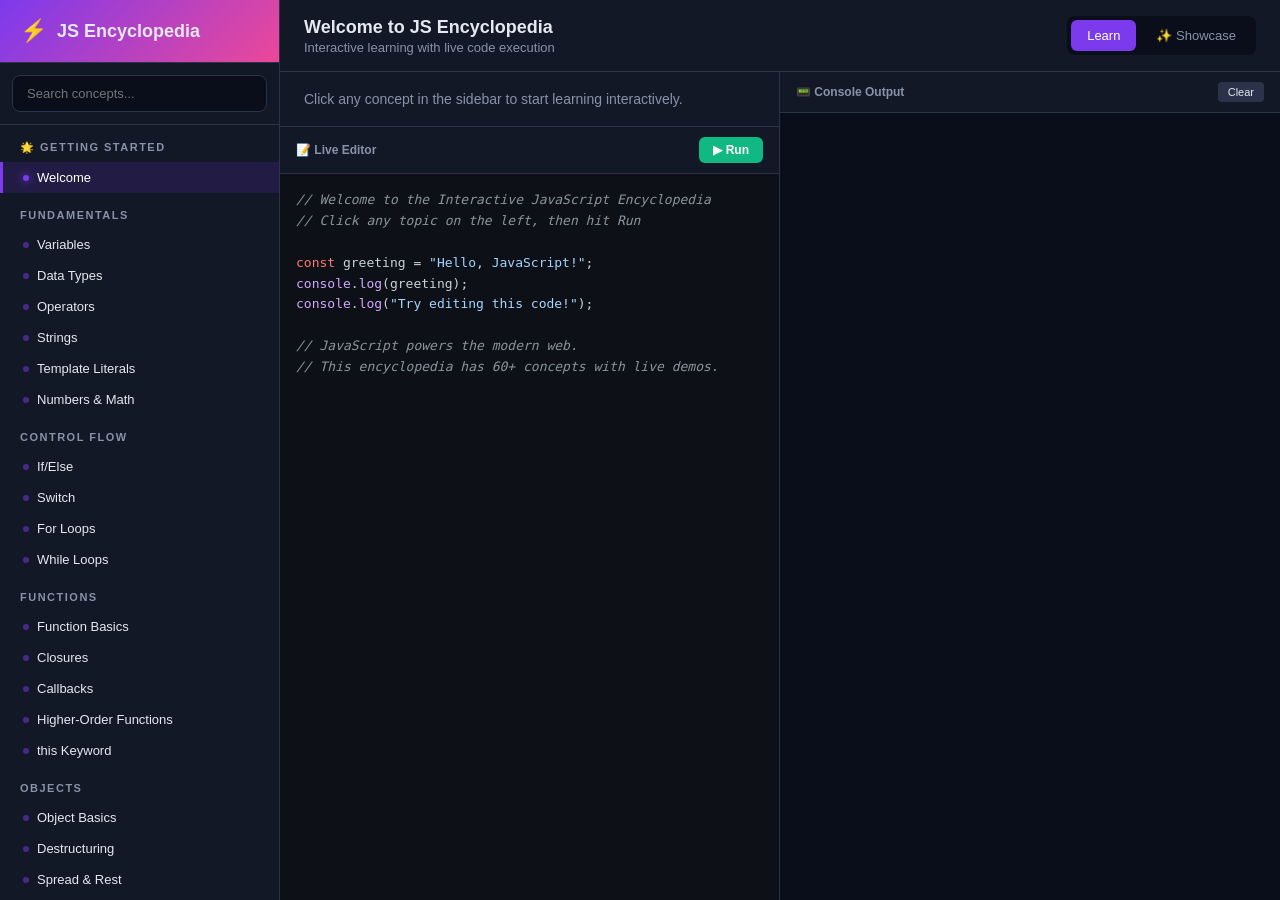
<file: javascriptref.html>
<!DOCTYPE html>
<html lang="en">
<head>
<meta charset="UTF-8">
<meta name="viewport" content="width=device-width, initial-scale=1.0">
<title>JavaScript Interactive Encyclopedia</title>
<style>
  :root {
    --bg: #0a0e1a;
    --panel: #131827;
    --panel-2: #1a2033;
    --border: #2a3349;
    --text: #e4e8f0;
    --muted: #8892a8;
    --accent: #7c3aed;
    --accent-2: #06b6d4;
    --success: #10b981;
    --warning: #f59e0b;
    --error: #ef4444;
    --pink: #ec4899;
  }
  * { box-sizing: border-box; margin: 0; padding: 0; }
  body {
    font-family: -apple-system, BlinkMacSystemFont, 'Segoe UI', sans-serif;
    background: var(--bg); color: var(--text);
    height: 100vh; overflow: hidden;
    display: grid; grid-template-columns: 280px 1fr;
  }
  /* SIDEBAR */
  .sidebar {
    background: var(--panel); border-right: 1px solid var(--border);
    display: flex; flex-direction: column; overflow: hidden;
  }
  .logo {
    padding: 18px 20px; border-bottom: 1px solid var(--border);
    background: linear-gradient(135deg, var(--accent), var(--pink));
    font-weight: 800; font-size: 18px;
    display: flex; align-items: center; gap: 10px;
  }
  .logo span { font-size: 22px; }
  .search {
    padding: 12px; border-bottom: 1px solid var(--border);
  }
  .search input {
    width: 100%; padding: 10px 14px; background: var(--bg);
    border: 1px solid var(--border); border-radius: 8px;
    color: var(--text); font-size: 13px; outline: none;
    transition: border 0.2s;
  }
  .search input:focus { border-color: var(--accent); }
  .nav { flex: 1; overflow-y: auto; padding: 8px 0; }
  .nav-group { margin-bottom: 8px; }
  .nav-title {
    padding: 8px 20px; font-size: 11px; text-transform: uppercase;
    letter-spacing: 1.5px; color: var(--muted); font-weight: 700;
  }
  .nav-item {
    padding: 8px 20px; font-size: 13px; cursor: pointer;
    color: var(--text); border-left: 3px solid transparent;
    transition: all 0.15s; display: flex; align-items: center; gap: 8px;
  }
  .nav-item:hover { background: rgba(124, 58, 237, 0.1); color: #fff; }
  .nav-item.active {
    background: rgba(124, 58, 237, 0.15); color: #fff;
    border-left-color: var(--accent);
  }
  .nav-item .dot {
    width: 6px; height: 6px; border-radius: 50%;
    background: var(--accent); opacity: 0.5;
  }
  .nav-item.active .dot { opacity: 1; box-shadow: 0 0 8px var(--accent); }
  /* MAIN */
  .main { display: flex; flex-direction: column; overflow: hidden; }
  .header {
    padding: 16px 24px; border-bottom: 1px solid var(--border);
    background: var(--panel);
    display: flex; align-items: center; justify-content: space-between;
  }
  .header h2 { font-size: 18px; font-weight: 700; }
  .header .subtitle { color: var(--muted); font-size: 13px; margin-top: 2px; }
  .tabs { display: flex; gap: 4px; background: var(--bg); padding: 4px; border-radius: 8px; }
  .tab {
    padding: 8px 16px; font-size: 13px; cursor: pointer;
    color: var(--muted); border-radius: 6px; font-weight: 500;
    transition: all 0.15s;
  }
  .tab:hover { color: var(--text); }
  .tab.active { background: var(--accent); color: #fff; }
  .content { flex: 1; overflow: hidden; position: relative; }
  /* SPLIT VIEW */
  .split {
    display: grid; grid-template-columns: 1fr 1fr;
    height: 100%;
  }
  .code-pane {
    display: flex; flex-direction: column;
    border-right: 1px solid var(--border);
    background: #0d1117;
  }
  .code-header {
    padding: 10px 16px; background: var(--panel);
    border-bottom: 1px solid var(--border);
    display: flex; justify-content: space-between; align-items: center;
    font-size: 12px; color: var(--muted); font-weight: 600;
  }
  .run-btn {
    padding: 6px 14px; background: var(--success); color: #fff;
    border: none; border-radius: 6px; font-size: 12px;
    cursor: pointer; font-weight: 600;
    display: flex; align-items: center; gap: 6px;
    transition: all 0.15s;
  }
  .run-btn:hover { background: #059669; transform: translateY(-1px); }
  .editor-wrap { flex: 1; position: relative; overflow: hidden; }
  .editor {
    width: 100%; height: 100%; background: transparent;
    color: transparent; caret-color: #fff;
    font-family: 'SF Mono', Monaco, Consolas, monospace;
    font-size: 13px; line-height: 1.6; padding: 16px;
    border: none; outline: none; resize: none;
    position: absolute; top: 0; left: 0;
    white-space: pre; overflow: auto;
    z-index: 2; tab-size: 2;
  }
  .highlight {
    position: absolute; top: 0; left: 0; width: 100%; height: 100%;
    font-family: 'SF Mono', Monaco, Consolas, monospace;
    font-size: 13px; line-height: 1.6; padding: 16px;
    pointer-events: none; overflow: auto;
    white-space: pre; color: #c9d1d9; z-index: 1;
  }
  .highlight .kw { color: #ff7b72; }
  .highlight .str { color: #a5d6ff; }
  .highlight .num { color: #79c0ff; }
  .highlight .fn { color: #d2a8ff; }
  .highlight .cm { color: #8b949e; font-style: italic; }
  .highlight .op { color: #ff7b72; }
  .console-pane {
    display: flex; flex-direction: column; background: var(--bg); height: 100%;
  }
  .console-header {
    padding: 10px 16px; background: var(--panel);
    border-bottom: 1px solid var(--border);
    font-size: 12px; color: var(--muted); font-weight: 600;
    display: flex; justify-content: space-between; align-items: center;
    flex-shrink: 0;
  }
  .clear-btn {
    padding: 4px 10px; background: var(--border); color: var(--text);
    border: none; border-radius: 4px; font-size: 11px;
    cursor: pointer; font-weight: 500;
  }
  .clear-btn:hover { background: var(--accent); }
  .console {
    flex: 1; overflow-y: auto; overflow-x: hidden; padding: 12px 16px;
    font-family: 'SF Mono', Monaco, Consolas, monospace;
    font-size: 12px; line-height: 1.7;
  }
  .log-entry {
    padding: 4px 0; border-bottom: 1px solid rgba(255,255,255,0.03);
    display: flex; gap: 8px; align-items: flex-start;
    animation: fadeIn 0.2s ease;
  }
  @keyframes fadeIn { from { opacity: 0; transform: translateX(-5px); } to { opacity: 1; } }
  .log-entry .icon { flex-shrink: 0; width: 16px; }
  .log-entry.log { color: #e4e8f0; }
  .log-entry.error { color: var(--error); }
  .log-entry.warn { color: var(--warning); }
  .log-entry.info { color: var(--accent-2); }
  .log-entry.result { color: var(--success); }
  /* DESCRIPTION */
  .desc {
    padding: 16px 24px; background: var(--panel);
    border-bottom: 1px solid var(--border);
    font-size: 14px; color: var(--muted); line-height: 1.6;
    max-height: 120px; overflow-y: auto;
  }
  .desc strong { color: var(--text); }
  .desc code {
    background: rgba(124, 58, 237, 0.15); color: #d2a8ff;
    padding: 2px 6px; border-radius: 4px; font-size: 12px;
  }
  /* SHOWCASE */
  .showcase {
    height: 100%; overflow-y: auto; padding: 24px;
    background: var(--bg);
  }
  .showcase-grid {
    display: grid; grid-template-columns: repeat(auto-fill, minmax(380px, 1fr));
    gap: 20px;
  }
  .demo-card {
    background: var(--panel); border: 1px solid var(--border);
    border-radius: 12px; overflow: hidden;
    transition: all 0.2s;
  }
  .demo-card:hover {
    transform: translateY(-2px);
    box-shadow: 0 10px 30px rgba(124, 58, 237, 0.2);
    border-color: var(--accent);
  }
  .demo-header {
    padding: 14px 18px; background: var(--panel-2);
    border-bottom: 1px solid var(--border);
    display: flex; justify-content: space-between; align-items: center;
  }
  .demo-title { font-weight: 700; font-size: 14px; }
  .demo-badge {
    padding: 3px 8px; background: rgba(124, 58, 237, 0.2);
    color: #d2a8ff; border-radius: 4px; font-size: 10px;
    font-weight: 600; text-transform: uppercase;
  }
  .demo-body { padding: 16px; position: relative; }
  .demo-canvas {
    width: 100%; height: 220px; background: #000;
    border-radius: 8px; display: block;
  }
  .demo-controls {
    margin-top: 12px; display: flex; gap: 8px; flex-wrap: wrap;
  }
  .demo-btn {
    padding: 6px 12px; background: var(--border); color: var(--text);
    border: none; border-radius: 6px; font-size: 12px;
    cursor: pointer; font-weight: 500; transition: all 0.15s;
  }
  .demo-btn:hover { background: var(--accent); }
  .demo-btn.active { background: var(--accent); }
  .demo-info { font-size: 12px; color: var(--muted); margin-top: 10px; line-height: 1.5; }
  /* SCROLLBAR */
  ::-webkit-scrollbar { width: 8px; height: 8px; }
  ::-webkit-scrollbar-track { background: var(--bg); }
  ::-webkit-scrollbar-thumb { background: var(--border); border-radius: 4px; }
  ::-webkit-scrollbar-thumb:hover { background: var(--accent); }
</style>
</head>
<body>

<aside class="sidebar">
  <div class="logo"><span>⚡</span> JS Encyclopedia</div>
  <div class="search">
    <input type="text" id="search" placeholder="Search concepts...">
  </div>
  <nav class="nav" id="nav"></nav>
</aside>

<main class="main">
  <div class="header">
    <div>
      <h2 id="pageTitle">Welcome</h2>
      <div class="subtitle" id="pageSubtitle">Master JavaScript interactively</div>
    </div>
    <div class="tabs">
      <div class="tab active" data-tab="learn">Learn</div>
      <div class="tab" data-tab="showcase">✨ Showcase</div>
    </div>
  </div>
  <div class="content">
    <div id="learnView" class="split">
      <div class="code-pane">
        <div class="desc" id="desc">Click any concept in the sidebar to start learning interactively.</div>
        <div class="code-header">
          <span>📝 Live Editor</span>
          <button class="run-btn" id="runBtn">▶ Run</button>
        </div>
        <div class="editor-wrap">
          <pre class="highlight" id="highlight"></pre>
          <textarea class="editor" id="editor" spellcheck="false">// Welcome to the Interactive JavaScript Encyclopedia
// Click any topic on the left, then hit Run

const greeting = "Hello, JavaScript!";
console.log(greeting);
console.log("Try editing this code!");

// JavaScript powers the modern web.
// This encyclopedia has 60+ concepts with live demos.</textarea>
        </div>
      </div>
      <div class="console-pane">
        <div class="console-header">
          <span>📟 Console Output</span>
          <button class="clear-btn" id="clearBtn">Clear</button>
        </div>
        <div class="console" id="console"></div>
      </div>
    </div>
    <div id="showcaseView" class="showcase" style="display:none">
      <div class="showcase-grid" id="showcaseGrid"></div>
    </div>
  </div>
</main>

<script>
// ============================================================
// THE JAVASCRIPT DATABASE - 60+ Interactive Concepts
// ============================================================
const concepts = [
  // FUNDAMENTALS
  { cat: "Fundamentals", name: "Variables", desc: "<strong>let</strong>, <strong>const</strong>, and <strong>var</strong> declare variables. <code>const</code> cannot be reassigned. <code>let</code> is block-scoped.",
    code: `// Variables and types
let age = 25;           // Can be reassigned
const name = "Alice";   // Cannot be reassigned
var legacy = "old";     // Function-scoped (avoid)

console.log("Name:", name);
console.log("Age:", age);
console.log("Type of age:", typeof age);
console.log("Type of name:", typeof name);

age = 26;
console.log("New age:", age);` },

  { cat: "Fundamentals", name: "Data Types", desc: "JavaScript has <strong>7 primitive types</strong>: string, number, boolean, null, undefined, symbol, bigint — plus objects.",
    code: `// The 7 primitive types
const str = "hello";
const num = 42;
const bool = true;
const empty = null;
const undef = undefined;
const sym = Symbol("id");
const big = 9007199254740991n;

console.log("String:", typeof str, str);
console.log("Number:", typeof num, num);
console.log("Boolean:", typeof bool, bool);
console.log("Null:", typeof null, "(it's 'object'!)");
console.log("Undefined:", typeof undef);
console.log("Symbol:", typeof sym);
console.log("BigInt:", typeof big);` },

  { cat: "Fundamentals", name: "Operators", desc: "Arithmetic, comparison, logical, and assignment operators. Always use <code>===</code> over <code>==</code>.",
    code: `// Arithmetic
console.log("10 + 3 =", 10 + 3);
console.log("10 / 3 =", 10 / 3);
console.log("10 % 3 =", 10 % 3);
console.log("10 ** 3 =", 10 ** 3);

// Comparison (strict vs loose)
console.log("\\nComparison:");
console.log("5 === '5':", 5 === '5');  // false
console.log("5 == '5':", 5 == '5');   // true (avoid)

// Logical
const a = true, b = false;
console.log("\\nLogical:");
console.log("a && b:", a && b);
console.log("a || b:", a || b);
console.log("!a:", !a);

// Nullish coalescing
const user = null;
console.log("\\nuser ?? 'guest':", user ?? 'guest');` },

  { cat: "Fundamentals", name: "Strings", desc: "Strings are immutable sequences. Template literals (<code>`...${}`</code>) enable interpolation and multi-line.",
    code: `const name = "World";
const greeting = \`Hello, \${name}!\`;
console.log(greeting);

// Common methods
const str = "JavaScript";
console.log("Length:", str.length);
console.log("Upper:", str.toUpperCase());
console.log("Slice:", str.slice(0, 4));
console.log("Replace:", str.replace("Java", "Type"));
console.log("Includes:", str.includes("Script"));
console.log("Split:", "a,b,c".split(","));
console.log("Trim:", "  hello  ".trim());
console.log("Repeat:", "ha".repeat(3));` },

  { cat: "Fundamentals", name: "Template Literals", desc: "Backtick strings support <strong>interpolation</strong>, <strong>multi-line</strong>, and <strong>tagged templates</strong>.",
    code: `const user = { name: "Bob", age: 30 };

// Interpolation
console.log(\`User: \${user.name}, Age: \${user.age}\`);

// Expressions inside
console.log(\`In 5 years: \${user.age + 5}\`);

// Multi-line
const html = \`
  <div class="card">
    <h1>\${user.name}</h1>
    <p>Age: \${user.age}</p>
  </div>
\`;
console.log(html);

// Tagged template
function highlight(strings, ...values) {
  return strings.reduce((result, str, i) => 
    result + str + (values[i] ? \`【\${values[i]}】\` : ''), '');
}
console.log(highlight\`Hello \${user.name}!\`);` },

  { cat: "Fundamentals", name: "Numbers & Math", desc: "All numbers are 64-bit floats. The <code>Math</code> object provides constants and functions.",
    code: `console.log("PI:", Math.PI);
console.log("E:", Math.E);
console.log("sqrt(16):", Math.sqrt(16));
console.log("pow(2, 8):", Math.pow(2, 8));
console.log("max(1,5,3):", Math.max(1, 5, 3));
console.log("min(1,5,3):", Math.min(1, 5, 3));
console.log("floor(4.7):", Math.floor(4.7));
console.log("ceil(4.1):", Math.ceil(4.1));
console.log("round(4.5):", Math.round(4.5));
console.log("random:", Math.random());
console.log("abs(-5):", Math.abs(-5));
console.log("sin(π/2):", Math.sin(Math.PI/2));

// Precision issues
console.log("\\n0.1 + 0.2 =", 0.1 + 0.2);` },

  // CONTROL FLOW
  { cat: "Control Flow", name: "If/Else", desc: "Conditional branching. Use <code>else if</code> for multiple branches, <strong>ternary</strong> for simple cases.",
    code: `const score = 85;

if (score >= 90) {
  console.log("Grade: A");
} else if (score >= 80) {
  console.log("Grade: B");
} else if (score >= 70) {
  console.log("Grade: C");
} else {
  console.log("Grade: F");
}

// Ternary operator
const status = score >= 60 ? "Pass" : "Fail";
console.log("Status:", status);

// Nullish and optional chaining
const user = { name: "Alice" };
console.log("Name:", user?.name ?? "Guest");
console.log("Age:", user?.age ?? "Unknown");` },

  { cat: "Control Flow", name: "Switch", desc: "Multi-way branching based on value matching. Don't forget <code>break</code>!",
    code: `const day = "Wednesday";

switch (day) {
  case "Monday":
    console.log("Start of week");
    break;
  case "Tuesday":
  case "Wednesday":
  case "Thursday":
    console.log("Midweek grind");
    break;
  case "Friday":
    console.log("TGIF!");
    break;
  case "Saturday":
  case "Sunday":
    console.log("Weekend 🎉");
    break;
  default:
    console.log("Unknown day");
}

// Switch with expressions
const getGreeting = (hour) => {
  switch (true) {
    case hour < 12: return "Morning";
    case hour < 18: return "Afternoon";
    default: return "Evening";
  }
};
console.log(getGreeting(14));` },

  { cat: "Control Flow", name: "For Loops", desc: "Classic <code>for</code>, <code>for...of</code> (values), and <code>for...in</code> (keys) loops.",
    code: `// Classic for
for (let i = 1; i <= 5; i++) {
  console.log("i =", i);
}

// for...of (iterates values)
const fruits = ["🍎", "🍌", "🍇"];
console.log("\\nFruits:");
for (const fruit of fruits) {
  console.log(" -", fruit);
}

// for...in (iterates keys)
const user = { name: "Alice", age: 30, city: "NYC" };
console.log("\\nUser properties:");
for (const key in user) {
  console.log(\`  \${key}: \${user[key]}\`);
}

// Loop with entries
console.log("\\nEntries:");
for (const [key, value] of Object.entries(user)) {
  console.log(\`  \${key} => \${value}\`);
}` },

  { cat: "Control Flow", name: "While Loops", desc: "<code>while</code> runs while condition is true. <code>do...while</code> runs at least once.",
    code: `// While
let count = 0;
while (count < 5) {
  console.log("Count:", count);
  count++;
}

// Do-while (runs at least once)
let n = 10;
do {
  console.log("n =", n);
  n *= 2;
} while (n < 100);

// Break and continue
console.log("\\nEven numbers < 10:");
for (let i = 0; i < 20; i++) {
  if (i >= 10) break;
  if (i % 2 !== 0) continue;
  console.log(" ", i);
}` },

  // FUNCTIONS
  { cat: "Functions", name: "Function Basics", desc: "Functions are first-class citizens. They can be <strong>declared</strong>, <strong>expressed</strong>, or <strong>arrowed</strong>.",
    code: `// Function declaration (hoisted)
function greet(name) {
  return \`Hello, \${name}!\`;
}
console.log(greet("Alice"));

// Function expression
const add = function(a, b) {
  return a + b;
};
console.log("2 + 3 =", add(2, 3));

// Arrow function
const multiply = (a, b) => a * b;
console.log("4 * 5 =", multiply(4, 5));

// Default parameters
const power = (base, exp = 2) => base ** exp;
console.log("3² =", power(3));
console.log("2⁸ =", power(2, 8));

// Rest parameters
const sum = (...nums) => nums.reduce((a, b) => a + b, 0);
console.log("Sum:", sum(1, 2, 3, 4, 5));` },

  { cat: "Functions", name: "Closures", desc: "A function that <strong>remembers</strong> its outer scope even after that scope has finished executing. Powerful and magical.",
    code: `// Classic closure: counter
function makeCounter() {
  let count = 0;
  return {
    increment: () => ++count,
    decrement: () => --count,
    getCount: () => count
  };
}

const counter = makeCounter();
console.log(counter.increment()); // 1
console.log(counter.increment()); // 2
console.log(counter.increment()); // 3
console.log(counter.decrement()); // 2
console.log("Final:", counter.getCount());

// Closure in loops
console.log("\\nClosures in loops:");
const funcs = [];
for (let i = 0; i < 3; i++) {
  funcs.push(() => console.log("i =", i));
}
funcs.forEach(f => f()); // 0, 1, 2

// Private variables
function createWallet(initial) {
  let balance = initial;
  return {
    deposit: (amt) => balance += amt,
    getBalance: () => balance
  };
}
const wallet = createWallet(100);
wallet.deposit(50);
console.log("Balance:", wallet.getBalance());` },

  { cat: "Functions", name: "Callbacks", desc: "Functions passed as arguments to be executed later. The foundation of async JavaScript.",
    code: `// Basic callback
function fetchData(callback) {
  console.log("Fetching...");
  setTimeout(() => {
    callback({ data: "Hello from server!" });
  }, 100);
}

fetchData((result) => {
  console.log("Received:", result.data);
});

// Array methods use callbacks
const numbers = [1, 2, 3, 4, 5];

const doubled = numbers.map(n => n * 2);
console.log("\\nDoubled:", doubled);

const evens = numbers.filter(n => n % 2 === 0);
console.log("Evens:", evens);

const sum = numbers.reduce((acc, n) => acc + n, 0);
console.log("Sum:", sum);

// Callback hell (avoid this!)
// setTimeout(() => {
//   setTimeout(() => {
//     setTimeout(() => { ... }
//   }, 1000);
// }, 1000);` },

  { cat: "Functions", name: "Higher-Order Functions", desc: "Functions that take or return other functions. The heart of functional programming in JS.",
    code: `// Function that returns a function
function multiplier(factor) {
  return (number) => number * factor;
}

const double = multiplier(2);
const triple = multiplier(3);
console.log("double(5):", double(5));
console.log("triple(5):", triple(5));

// Function that takes a function
function applyOperation(a, b, operation) {
  return operation(a, b);
}

console.log("\\nAdd:", applyOperation(5, 3, (a, b) => a + b));
console.log("Mul:", applyOperation(5, 3, (a, b) => a * b));

// Compose functions
const compose = (...fns) => (x) => 
  fns.reduceRight((acc, fn) => fn(acc), x);

const addOne = x => x + 1;
const timesTwo = x => x * 2;
const square = x => x ** 2;

const transform = compose(square, timesTwo, addOne);
console.log("\\ncompose(3):", transform(3)); // (3+1)*2 = 8, 8² = 64` },

  { cat: "Functions", name: "this Keyword", desc: "<code>this</code> refers to the execution context. Arrow functions <strong>don't</strong> have their own <code>this</code>.",
    code: `// Object method
const user = {
  name: "Alice",
  greet() {
    return \`Hi, I'm \${this.name}\`;
  },
  // Arrow doesn't bind this
  greetArrow: () => \`Hi, I'm \${this?.name}\`
};

console.log(user.greet());
console.log("Arrow:", user.greetArrow()); // undefined

// Call, apply, bind
function introduce(role) {
  return \`I'm \${this.name}, a \${role}\`;
}

const person = { name: "Bob" };
console.log("\\nCall:", introduce.call(person, "dev"));
console.log("Apply:", introduce.apply(person, ["designer"]));

const boundIntro = introduce.bind(person, "writer");
console.log("Bind:", boundIntro());

// Class context
class Counter {
  constructor() { this.count = 0; }
  increment() { this.count++; return this.count; }
}
const c = new Counter();
console.log("\\nCounter:", c.increment(), c.increment());` },

  // OBJECTS & CLASSES
  { cat: "Objects", name: "Object Basics", desc: "Objects are collections of key-value pairs. Use <strong>object literals</strong> for most cases.",
    code: `// Object literal
const user = {
  name: "Alice",
  age: 30,
  email: "alice@example.com",
  greet() { return \`Hi, I'm \${this.name}\`; }
};

console.log("Name:", user.name);
console.log("Email:", user["email"]);
console.log("Greeting:", user.greet());

// Add/modify properties
user.city = "NYC";
user.age = 31;
console.log("\\nUpdated:", user);

// Check property
console.log("\\nHas 'name':", 'name' in user);
console.log("Keys:", Object.keys(user));
console.log("Values:", Object.values(user));
console.log("Entries:", Object.entries(user));

// Object methods
const copy = { ...user };
const frozen = Object.freeze({ x: 1 });
// frozen.x = 2; // Won't work
console.log("Frozen:", frozen);` },

  { cat: "Objects", name: "Destructuring", desc: "Extract values from objects and arrays into variables. Clean, expressive, and powerful.",
    code: `// Object destructuring
const user = { name: "Alice", age: 30, city: "NYC" };
const { name, age, city } = user;
console.log(name, age, city);

// Rename and default
const { name: userName, country = "USA" } = user;
console.log(userName, country);

// Nested destructuring
const data = {
  user: { id: 1, profile: { name: "Bob" } },
  posts: ["Hello", "World"]
};
const { user: { profile: { name: n } }, posts: [first] } = data;
console.log("\\nNested:", n, first);

// Array destructuring
const [a, b, c] = [1, 2, 3];
console.log("\\nArray:", a, b, c);

// Skip and rest
const [x, , y, ...rest] = [1, 2, 3, 4, 5];
console.log("Skip & rest:", x, y, rest);

// Swap variables
let p = 1, q = 2;
[p, q] = [q, p];
console.log("Swapped:", p, q);

// Function parameters
function show({ name, age }) {
  console.log(\`\\n\${name} is \${age}\`);
}
show(user);` },

  { cat: "Objects", name: "Spread & Rest", desc: "<code>...</code> operator: <strong>spread</strong> expands, <strong>rest</strong> collects. Same syntax, opposite behavior.",
    code: `// Spread with arrays
const a = [1, 2, 3];
const b = [4, 5, 6];
const combined = [...a, ...b];
console.log("Combined:", combined);

// Copy array
const copy = [...a];
copy.push(99);
console.log("Copy:", copy);
console.log("Original:", a);

// Spread with objects
const user = { name: "Alice", age: 30 };
const updated = { ...user, age: 31, city: "NYC" };
console.log("\\nUpdated:", updated);

// Merge objects
const defaults = { theme: "light", lang: "en" };
const prefs = { theme: "dark" };
const final = { ...defaults, ...prefs };
console.log("Merged:", final);

// Rest in function parameters
function sum(...nums) {
  return nums.reduce((a, b) => a + b, 0);
}
console.log("\\nSum:", sum(1, 2, 3, 4, 5));

// Rest in destructuring
const [first, ...others] = [1, 2, 3, 4, 5];
console.log("First:", first, "Rest:", others);` },

  { cat: "Objects", name: "Prototypes", desc: "JavaScript uses <strong>prototypal inheritance</strong>. Every object has a hidden link to another object — its prototype.",
    code: `// Prototype chain
const animal = {
  eats: true,
  walk() { return "Walking..."; }
};

const dog = Object.create(animal);
dog.barks = true;
dog.bark = function() { return "Woof!"; };

console.log("dog.barks:", dog.barks);
console.log("dog.eats:", dog.eats); // from prototype
console.log("dog.walk():", dog.walk());
console.log("dog.bark():", dog.bark());

// hasOwnProperty
console.log("\\nOwn props:");
console.log("dog has 'barks':", dog.hasOwnProperty('barks'));
console.log("dog has 'eats':", dog.hasOwnProperty('eats'));

// Constructor function
function Person(name) {
  this.name = name;
}
Person.prototype.greet = function() {
  return \`Hi, I'm \${this.name}\`;
};

const alice = new Person("Alice");
console.log("\\nAlice:", alice.greet());
console.log("Constructor:", alice.constructor === Person);` },

  { cat: "Objects", name: "ES6 Classes", desc: "Modern syntax for constructor functions and prototypes. Under the hood, still prototypal inheritance.",
    code: `class Animal {
  constructor(name, sound) {
    this.name = name;
    this.sound = sound;
  }
  
  speak() {
    return \`\${this.name} says \${this.sound}!\`;
  }
  
  static create(name, sound) {
    return new Animal(name, sound);
  }
}

class Dog extends Animal {
  constructor(name) {
    super(name, "Woof");
    this.tricks = [];
  }
  
  learn(trick) {
    this.tricks.push(trick);
    return this; // method chaining
  }
  
  showTricks() {
    return \`\${this.name} knows: \${this.tricks.join(", ")}\`;
  }
  
  get trickCount() { return this.tricks.length; }
}

const dog = new Dog("Rex");
console.log(dog.speak());
dog.learn("sit").learn("shake").learn("roll");
console.log(dog.showTricks());
console.log("Trick count:", dog.trickCount);

const cat = Animal.create("Whiskers", "Meow");
console.log(cat.speak());
console.log("Is Animal:", cat instanceof Animal);` },

  // ARRAYS
  { cat: "Arrays", name: "Array Methods", desc: "Powerful methods like <code>map</code>, <code>filter</code>, <code>reduce</code> transform arrays without mutation.",
    code: `const numbers = [1, 2, 3, 4, 5, 6, 7, 8, 9, 10];

// map: transform each element
const squares = numbers.map(n => n ** 2);
console.log("Squares:", squares);

// filter: keep elements that pass test
const evens = numbers.filter(n => n % 2 === 0);
console.log("Evens:", evens);

// reduce: combine into single value
const sum = numbers.reduce((acc, n) => acc + n, 0);
console.log("Sum:", sum);

// Chaining
const result = numbers
  .filter(n => n % 2 === 0)
  .map(n => n * 10)
  .reduce((acc, n) => acc + n, 0);
console.log("\\nChain result:", result);

// find and findIndex
const users = [
  { id: 1, name: "Alice" },
  { id: 2, name: "Bob" },
  { id: 3, name: "Charlie" }
];
const bob = users.find(u => u.name === "Bob");
console.log("Found:", bob);

// some and every
console.log("\\nSome even:", numbers.some(n => n % 2 === 0));
console.log("All positive:", numbers.every(n => n > 0));` },

  { cat: "Arrays", name: "Array Mutations", desc: "<code>push</code>, <code>pop</code>, <code>shift</code>, <code>splice</code>, <code>sort</code> modify arrays in place.",
    code: `const arr = [1, 2, 3, 4, 5];

// Add/remove at end
arr.push(6);
console.log("After push:", arr);
const last = arr.pop();
console.log("Popped:", last, "Now:", arr);

// Add/remove at start
arr.unshift(0);
console.log("After unshift:", arr);
arr.shift();

// Splice: remove, replace, insert
const removed = arr.splice(1, 2); // remove 2 starting at 1
console.log("\\nSpliced out:", removed);
console.log("Array:", arr);

arr.splice(1, 0, 99, 100); // insert without removing
console.log("After insert:", arr);

// Sort (BEWARE: sorts as strings by default)
const nums = [10, 2, 30, 1, 20];
console.log("\\nWrong sort:", [...nums].sort());
console.log("Right sort:", [...nums].sort((a, b) => a - b));

// Reverse
console.log("Reversed:", [1, 2, 3].reverse());

// Fill
console.log("Fill:", new Array(5).fill(0));

// Flat
const nested = [1, [2, [3, 4], 5], 6];
console.log("\\nFlat:", nested.flat(2));` },

  { cat: "Arrays", name: "Iterators & Generators", desc: "Iterators produce values one at a time. Generators are functions that can pause and resume.",
    code: `// Generator function
function* countTo(max) {
  for (let i = 1; i <= max; i++) {
    yield i;
  }
}

const counter = countTo(5);
console.log(counter.next()); // {value: 1, done: false}
console.log(counter.next()); // {value: 2, done: false}
console.log(counter.next()); // {value: 3, done: false}

// Iterate generator
console.log("\\nAll values:");
for (const n of countTo(3)) {
  console.log(" ", n);
}

// Infinite generator
function* fibonacci() {
  let [a, b] = [0, 1];
  while (true) {
    yield a;
    [a, b] = [b, a + b];
  }
}

const fib = fibonacci();
const first10 = Array.from({ length: 10 }, () => fib.next().value);
console.log("\\nFirst 10 fib:", first10);

// Custom iterator
const range = {
  from: 1,
  to: 5,
  [Symbol.iterator]() {
    let current = this.from;
    const last = this.to;
    return {
      next() {
        return current <= last
          ? { value: current++, done: false }
          : { done: true };
      }
    };
  }
};

console.log("\\nRange:", [...range]);` },

  // ASYNC
  { cat: "Async", name: "Promises", desc: "Promises represent a value that may be available now, later, or never. States: <strong>pending</strong>, <strong>fulfilled</strong>, <strong>rejected</strong>.",
    code: `// Create a promise
const wait = (ms) => new Promise(resolve => 
  setTimeout(() => resolve(\`Done after \${ms}ms\`), ms)
);

console.log("Starting...");

wait(100).then(msg => {
  console.log("✓", msg);
});

// Chaining
const fetchUser = () => new Promise(r => 
  setTimeout(() => r({ id: 1, name: "Alice" }), 100)
);

const fetchPosts = (user) => new Promise(r =>
  setTimeout(() => r([\`\${user.name}'s post 1\`, \`post 2\`]), 100)
);

fetchUser()
  .then(user => {
    console.log("\\nUser:", user);
    return fetchPosts(user);
  })
  .then(posts => console.log("Posts:", posts))
  .catch(err => console.error("Error:", err));

// Promise.all
const p1 = Promise.resolve(1);
const p2 = Promise.resolve(2);
const p3 = Promise.resolve(3);

Promise.all([p1, p2, p3]).then(values => {
  console.log("\\nAll:", values);
});

// Promise.race
Promise.race([
  wait(200),
  wait(50)
]).then(winner => console.log("Race winner:", winner));` },

  { cat: "Async", name: "Async/Await", desc: "Syntactic sugar over promises. Write async code that <strong>looks</strong> synchronous.",
    code: `// Simulated API calls
const getUser = (id) => new Promise(resolve =>
  setTimeout(() => resolve({ id, name: "Alice" }), 200)
);

const getPosts = (userId) => new Promise(resolve =>
  setTimeout(() => resolve([
    { title: "Post 1" }, 
    { title: "Post 2" }
  ]), 200)
);

// async/await - so clean!
async function loadUserPosts() {
  console.log("Loading user...");
  const user = await getUser(1);
  console.log("✓ Got user:", user.name);
  
  console.log("Loading posts...");
  const posts = await getPosts(user.id);
  console.log("✓ Got posts:", posts.length);
  
  return { user, posts };
}

loadUserPosts().then(result => {
  console.log("\\nFinal result:", result);
});

// Error handling
async function mightFail() {
  try {
    const result = await Promise.reject("Oops!");
  } catch (err) {
    console.log("\\nCaught:", err);
  } finally {
    console.log("Finally runs always");
  }
}

mightFail();

// Parallel execution
async function parallel() {
  const [a, b] = await Promise.all([
    getUser(1),
    getUser(2)
  ]);
  console.log("\\nParallel:", a.name, b.name);
}

parallel();` },

  { cat: "Async", name: "Fetch API", desc: "Modern way to make HTTP requests. Returns a <strong>Promise</strong> that resolves to a Response.",
    code: `// Mock fetch for demo (since we can't hit real APIs here)
const mockFetch = (url) => new Promise(resolve => {
  setTimeout(() => {
    resolve({
      ok: true,
      status: 200,
      json: () => Promise.resolve({
        users: [
          { id: 1, name: "Alice" },
          { id: 2, name: "Bob" }
        ]
      })
    });
  }, 300);
});

// Basic fetch pattern
async function getUsers() {
  console.log("Fetching users...");
  
  try {
    const response = await mockFetch('/api/users');
    
    if (!response.ok) {
      throw new Error(\`HTTP \${response.status}\`);
    }
    
    const data = await response.json();
    console.log("✓ Users:", data.users);
    
    data.users.forEach(user => {
      console.log(\`  - \${user.name} (id: \${user.id})\`);
    });
    
  } catch (error) {
    console.error("Fetch failed:", error.message);
  }
}

getUsers();

// POST request pattern
async function createUser(userData) {
  console.log("\\nCreating user:", userData);
  // In real code:
  // const res = await fetch('/api/users', {
  //   method: 'POST',
  //   headers: { 'Content-Type': 'application/json' },
  //   body: JSON.stringify(userData)
  // });
  console.log("✓ User created (simulated)");
}

createUser({ name: "Charlie", email: "c@test.com" });` },

  // DOM
  { cat: "DOM", name: "Selecting Elements", desc: "The DOM is the Document Object Model. Select elements with <code>querySelector</code>, <code>getElementById</code>, etc.",
    code: `// Since we're in a sandbox, let's demonstrate with mock DOM

// In a real browser:
// document.getElementById('myId')
// document.querySelector('.myClass')
// document.querySelectorAll('div')

// Let's simulate the API
const mockDocument = {
  elements: {
    'header': { tag: 'header', text: 'My Site' },
    'main': { tag: 'main', text: 'Content' },
    '.btn': { tag: 'button', text: 'Click me' }
  },
  querySelector(selector) {
    console.log(\`querySelector("\${selector}")\`);
    return this.elements[selector];
  },
  querySelectorAll(selector) {
    console.log(\`querySelectorAll("\${selector}")\`);
    return Object.values(this.elements).filter(e => e.tag === selector);
  }
};

const header = mockDocument.querySelector('header');
console.log("Found:", header);

const allButtons = mockDocument.querySelectorAll('button');
console.log("All buttons:", allButtons);

// Common selectors cheat sheet
console.log("\\nCommon selectors:");
console.log("  #id          - by ID");
console.log("  .class       - by class");
console.log("  tag          - by tag name");
console.log("  [attr]       - by attribute");
console.log("  parent > child - direct child");
console.log("  a, b         - either a or b");` },

  { cat: "DOM", name: "Events", desc: "Events let you respond to user actions: clicks, keys, scrolls. Use <code>addEventListener</code>.",
    code: `// Event concepts (simulated)

// In a real browser:
// element.addEventListener('click', handler)
// element.removeEventListener('click', handler)

class MockElement {
  constructor(tag) {
    this.tag = tag;
    this.listeners = {};
  }
  addEventListener(event, handler) {
    if (!this.listeners[event]) this.listeners[event] = [];
    this.listeners[event].push(handler);
    console.log(\`Added \${event} listener\`);
  }
  trigger(event, data) {
    console.log(\`\\n⚡ Triggered: \${event}\`);
    this.listeners[event]?.forEach(h => h(data));
  }
}

const button = new MockElement('button');

// Add click handler
button.addEventListener('click', (e) => {
  console.log("Button clicked! Data:", e);
});

// Add another
button.addEventListener('click', () => {
  console.log("Second handler also runs");
});

// Trigger the event
button.trigger('click', { x: 100, y: 200 });

// Event delegation concept
console.log("\\n📌 Event delegation:");
console.log("Instead of adding listeners to 100 list items,");
console.log("add one listener to the parent <ul>.");
console.log("Check event.target to know which item was clicked.");

// Event object has useful properties
console.log("\\nCommon event properties:");
console.log("  event.target    - the element clicked");
console.log("  event.type      - 'click', 'keydown', etc.");
console.log("  event.key       - key pressed");
console.log("  event.clientX   - mouse X position");
console.log("  event.preventDefault() - stop default");` },

  { cat: "DOM", name: "Creating Elements", desc: "Build elements dynamically with <code>createElement</code>, set properties, then <code>append</code> to DOM.",
    code: `// Simulating DOM manipulation

class MockElement {
  constructor(tag) {
    this.tag = tag;
    this.children = [];
    this.attributes = {};
    this.text = '';
    this.classes = new Set();
  }
  setAttribute(k, v) { this.attributes[k] = v; }
  addEventListener(e, fn) { this['on' + e] = fn; }
  appendChild(child) { this.children.push(child); }
  addClass(c) { this.classes.add(c); }
  
  toString(indent = '') {
    const cls = this.classes.size ? \` class="\${[...this.classes].join(' ')}"\` : '';
    const attrs = Object.entries(this.attributes)
      .map(([k,v]) => \` \${k}="\${v}"\`).join('');
    let result = \`\${indent}<\${this.tag}\${cls}\${attrs}>\`;
    if (this.text) result += this.text;
    if (this.children.length) {
      result += '\\n' + this.children.map(c => c.toString(indent + '  ')).join('\\n');
      result += \`\\n\${indent}</\${this.tag}>\`;
    } else {
      result += \`</\${this.tag}>\`;
    }
    return result;
  }
}

// Build a todo list
const ul = new MockElement('ul');
ul.addClass('todo-list');

const todos = ['Learn JS', 'Build something', 'Deploy'];

todos.forEach((text, i) => {
  const li = new MockElement('li');
  li.text = text;
  li.setAttribute('data-id', i);
  li.addEventListener('click', () => alert('Clicked!'));
  ul.appendChild(li);
});

console.log("Generated HTML:\\n");
console.log(ul.toString());

console.log("\\n✓ In real code:");
console.log("  const li = document.createElement('li');");
console.log("  li.textContent = 'New item';");
console.log("  ul.appendChild(li);");` },

  // ADVANCED
  { cat: "Advanced", name: "Map & Set", desc: "<code>Map</code> holds key-value pairs (any type as key). <code>Set</code> holds unique values.",
    code: `// Map - better than objects for dynamic keys
const map = new Map();

map.set('name', 'Alice');
map.set(42, 'the answer');
map.set(true, 'yes');
map.set({ id: 1 }, 'object key!');

console.log("Size:", map.size);
console.log("Get 'name':", map.get('name'));
console.log("Get 42:", map.get(42));
console.log("Has true:", map.has(true));

// Iterate
console.log("\\nIterate:");
for (const [key, value] of map) {
  console.log(\`  \${typeof key}: \${key} => \${value}\`);
}

// Set - unique values
const set = new Set([1, 2, 3, 2, 1, 4]);
console.log("\\nSet:", [...set]);
console.log("Size:", set.size);

set.add(5);
set.add(5); // ignored
console.log("After add:", [...set]);

// Common patterns
const array = [1, 2, 2, 3, 3, 3, 4];
const unique = [...new Set(array)];
console.log("\\nUnique array:", unique);

// Intersection
const a = new Set([1, 2, 3, 4]);
const b = new Set([3, 4, 5, 6]);
const intersection = [...a].filter(x => b.has(x));
console.log("Intersection:", intersection);

// Union
const union = [...new Set([...a, ...b])];
console.log("Union:", union);` },

  { cat: "Advanced", name: "Symbols & Iterators", desc: "<code>Symbol</code> creates unique identifiers. Used for iterator protocol, private properties, etc.",
    code: `// Symbols are always unique
const id1 = Symbol('id');
const id2 = Symbol('id');
console.log("id1 === id2:", id1 === id2); // false

// As object keys (won't conflict)
const user = {
  name: "Alice",
  [id1]: 12345
};

console.log("User:", user);
console.log("user[id1]:", user[id1]);
console.log("Object.keys:", Object.keys(user)); // doesn't show symbol

// Well-known symbols
console.log("\\nWell-known symbols:");
console.log("  Symbol.iterator");
console.log("  Symbol.toStringTag");
console.log("  Symbol.asyncIterator");

// Custom iterator with Symbol.iterator
const range = {
  from: 1,
  to: 5,
  [Symbol.iterator]() {
    let current = this.from;
    const last = this.to;
    return {
      next: () => {
        return current <= last
          ? { value: current++, done: false }
          : { done: true };
      }
    };
  }
};

console.log("\\nSpread with iterator:", [...range]);
console.log("For-of with iterator:");
for (const n of range) {
  console.log(" ", n);
}

// Symbol.for - global symbol registry
const s1 = Symbol.for('app.id');
const s2 = Symbol.for('app.id');
console.log("\\nSymbol.for same:", s1 === s2);` },

  { cat: "Advanced", name: "Proxy & Reflect", desc: "<code>Proxy</code> wraps objects to intercept operations. <code>Reflect</code> provides default behaviors.",
    code: `// Basic proxy - validation
const validator = {
  set(target, prop, value) {
    if (prop === 'age' && typeof value !== 'number') {
      throw new TypeError('Age must be a number');
    }
    if (prop === 'age' && value < 0) {
      throw new RangeError('Age cannot be negative');
    }
    target[prop] = value;
    return true;
  }
};

const person = new Proxy({}, validator);
person.name = "Alice";
person.age = 30;
console.log("Valid:", person);

try {
  person.age = -5;
} catch (e) {
  console.log("Error:", e.message);
}

// Proxy with getter
const handler = {
  get(target, prop) {
    if (prop in target) return target[prop];
    return \`Property '\${prop}' does not exist\`;
  }
};

const user = new Proxy({ name: "Bob" }, handler);
console.log("\\nuser.name:", user.name);
console.log("user.age:", user.age);

// Observe changes
function observe(obj, callback) {
  return new Proxy(obj, {
    set(target, prop, value) {
      const old = target[prop];
      target[prop] = value;
      callback(prop, old, value);
      return true;
    }
  });
}

const state = observe({ count: 0 }, (prop, old, val) => {
  console.log(\`\\n📡 \${prop}: \${old} -> \${val}\`);
});

state.count = 1;
state.count = 2;
state.count = 3;` },

  { cat: "Advanced", name: "Web APIs", desc: "Browsers provide APIs for storage, geolocation, notifications, clipboard, and more.",
    code: `// Browser APIs overview (simulated)

console.log("🌐 Browser APIs Cheat Sheet:\\n");

// localStorage
console.log("📦 localStorage:");
console.log("  localStorage.setItem('key', 'value')");
console.log("  localStorage.getItem('key')");
console.log("  localStorage.removeItem('key')");

// sessionStorage (same as localStorage, but per-tab)
console.log("\\n📦 sessionStorage:");
console.log("  Same API as localStorage");
console.log("  Cleared when tab closes");

// Geolocation
console.log("\\n📍 Geolocation:");
console.log("  navigator.geolocation.getCurrentPosition(");
console.log("    pos => console.log(pos.coords)");
console.log("  );");

// Notifications
console.log("\\n🔔 Notifications:");
console.log("  Notification.requestPermission()");
console.log("  new Notification('Title', { body: '...' })");

// Clipboard
console.log("\\n📋 Clipboard:");
console.log("  navigator.clipboard.writeText('text')");
console.log("  navigator.clipboard.readText()");

// Fullscreen
console.log("\\n🖥️ Fullscreen:");
console.log("  element.requestFullscreen()");
console.log("  document.exitFullscreen()");

// History
console.log("\\n📜 History:");
console.log("  history.pushState({}, '', '/new-url')");
console.log("  history.back()");

// Intersection Observer
console.log("\\n👀 IntersectionObserver:");
console.log("  const obs = new IntersectionObserver(cb);");
console.log("  obs.observe(element);");

// Simulate a working example
console.log("\\n✅ Simulated localStorage demo:");
const storage = {};
storage['user'] = JSON.stringify({ name: "Alice" });
const retrieved = JSON.parse(storage['user']);
console.log("Stored and retrieved:", retrieved);` },

  { cat: "Advanced", name: "Error Handling", desc: "Use <code>try/catch/finally</code> to handle errors gracefully. Custom errors extend <code>Error</code>.",
    code: `// Basic try/catch
function divide(a, b) {
  if (b === 0) throw new Error("Division by zero");
  return a / b;
}

try {
  console.log("10 / 2 =", divide(10, 2));
  console.log("10 / 0 =", divide(10, 0)); // throws
} catch (error) {
  console.log("Caught:", error.message);
} finally {
  console.log("Finally always runs");
}

// Custom error class
class ValidationError extends Error {
  constructor(field, message) {
    super(message);
    this.name = 'ValidationError';
    this.field = field;
  }
}

function validateUser(user) {
  if (!user.name) {
    throw new ValidationError('name', 'Name is required');
  }
  if (user.age < 18) {
    throw new ValidationError('age', 'Must be 18+');
  }
  return true;
}

try {
  validateUser({ name: "Bob", age: 15 });
} catch (e) {
  if (e instanceof ValidationError) {
    console.log(\`\\n⚠️  Field '\${e.field}': \${e.message}\`);
  } else {
    console.log("Unknown error:", e);
  }
}

// Async error handling
async function risky() {
  return Promise.reject("Async failure!");
}

risky().catch(e => console.log("\\nAsync caught:", e));

// Global error handlers (in browser)
console.log("\\n🌐 Global handlers:");
console.log("  window.onerror = (msg, url, line) => {...}");
console.log("  window.addEventListener('unhandledrejection', ...)");` },

  { cat: "Advanced", name: "Modules", desc: "ES6 modules let you split code into files. <code>export</code> to share, <code>import</code> to use.",
    code: `// ES6 Modules syntax guide

console.log("📦 ES6 Module Patterns:\\n");

// ===== math.js =====
console.log("// math.js");
console.log("export const PI = 3.14159;");
console.log("export function add(a, b) { return a + b; }");
console.log("export default class Calculator { ... }");

// ===== app.js =====
console.log("\\n// app.js");
console.log("import Calculator, { PI, add } from './math.js';");
console.log("import * as math from './math.js';");

// ===== Simulate it =====
console.log("\\n✅ Simulated modules:");

const math = (() => {
  // Private (not exported)
  const _log = (msg) => console.log("  [math]", msg);
  
  // Public API
  return {
    PI: 3.14159,
    add: (a, b) => { _log(\`add(\${a}, \${b})\`); return a + b; },
    circleArea: (r) => {
      _log(\`circleArea(\${r})\`);
      return math.PI * r ** 2;
    }
  };
})();

console.log("PI:", math.PI);
console.log("add:", math.add(2, 3));
console.log("circleArea:", math.circleArea(5));

console.log("\\n📌 Module tips:");
console.log("  • Modules are strict mode by default");
console.log("  • Each module has its own scope");
console.log("  • Imports are live bindings");
console.log("  • Use dynamic import for code-splitting:");
console.log("    const mod = await import('./heavy.js')");` },

  { cat: "Advanced", name: "WeakMap & WeakSet", desc: "Hold <strong>weak</strong> references to objects — allowing garbage collection. Keys must be objects.",
    code: `// WeakMap - keys must be objects, held weakly
const cache = new WeakMap();

function process(obj) {
  if (cache.has(obj)) {
    console.log("Cache hit!");
    return cache.get(obj);
  }
  
  console.log("Computing...");
  const result = { expensive: obj.value ** 2 };
  cache.set(obj, result);
  return result;
}

const data = { value: 5 };
console.log("First call:", process(data));
console.log("Second call:", process(data)); // cache hit!

// Different object = no cache
const other = { value: 5 };
console.log("Different obj:", process(other));

// Private data pattern
const privateData = new WeakMap();

class User {
  constructor(name, secret) {
    this.name = name;
    privateData.set(this, { secret });
  }
  
  getSecret() {
    return privateData.get(this).secret;
  }
}

const user = new User("Alice", "password123");
console.log("\\nUser name:", user.name);
console.log("User secret:", user.getSecret());
console.log("Keys of user:", Object.keys(user)); // no secret!

// WeakSet - unique objects, held weakly
const seen = new WeakSet();

function trackVisit(obj) {
  if (seen.has(obj)) {
    return "Already visited";
  }
  seen.add(obj);
  return "First visit";
}

const page = { id: 1 };
console.log("\\n", trackVisit(page));
console.log(trackVisit(page));

console.log("\\n💡 Use cases:");
console.log("  • Caching computed results");
console.log("  • Private class data");
console.log("  • Tracking object relationships");
console.log("  • Avoiding memory leaks");` }
];

// ============================================================
// SHOWCASE DEMOS - Pure JS Magic
// ============================================================
const showcase = [
  {
    id: 'particles',
    title: 'Particle Universe',
    badge: 'Canvas',
    info: 'Thousands of particles following your mouse with physics-based motion. Move your mouse over the canvas!',
    controls: ['Reset', 'More', 'Less'],
    setup: (canvas) => {
      const ctx = canvas.getContext('2d');
      let particles = [];
      let mouse = { x: canvas.width/2, y: canvas.height/2 };
      
      const createParticles = (n) => {
        particles = Array.from({length: n}, () => ({
          x: Math.random() * canvas.width,
          y: Math.random() * canvas.height,
          vx: (Math.random() - 0.5) * 2,
          vy: (Math.random() - 0.5) * 2,
          size: Math.random() * 2 + 1,
          hue: Math.random() * 360
        }));
      };
      
      createParticles(500);
      
      canvas.addEventListener('mousemove', (e) => {
        const rect = canvas.getBoundingClientRect();
        mouse.x = e.clientX - rect.left;
        mouse.y = e.clientY - rect.top;
      });
      
      let hueOffset = 0;
      let animId;
      const draw = () => {
        ctx.fillStyle = 'rgba(0,0,0,0.08)';
        ctx.fillRect(0, 0, canvas.width, canvas.height);
        hueOffset += 0.5;
        
        particles.forEach(p => {
          const dx = mouse.x - p.x;
          const dy = mouse.y - p.y;
          const dist = Math.sqrt(dx*dx + dy*dy) + 1;
          const force = Math.min(50 / dist, 0.5);
          
          p.vx += dx * force * 0.01;
          p.vy += dy * force * 0.01;
          p.vx *= 0.95;
          p.vy *= 0.95;
          p.x += p.vx;
          p.y += p.vy;
          
          if (p.x < 0 || p.x > canvas.width) p.vx *= -1;
          if (p.y < 0 || p.y > canvas.height) p.vy *= -1;
          
          ctx.fillStyle = `hsl(${(p.hue + hueOffset) % 360}, 100%, 60%)`;
          ctx.beginPath();
          ctx.arc(p.x, p.y, p.size, 0, Math.PI * 2);
          ctx.fill();
        });
        
        animId = requestAnimationFrame(draw);
      };
      draw();
      
      return {
        cleanup: () => cancelAnimationFrame(animId),
        controls: {
          'Reset': () => createParticles(500),
          'More': () => { particles = particles.concat(Array.from({length: 200}, () => ({
            x: Math.random() * canvas.width,
            y: Math.random() * canvas.height,
            vx: (Math.random() - 0.5) * 2,
            vy: (Math.random() - 0.5) * 2,
            size: Math.random() * 2 + 1,
            hue: Math.random() * 360
          }))); },
          'Less': () => { particles = particles.slice(0, Math.max(50, particles.length - 200)); }
        }
      };
    }
  },
  {
    id: 'mandelbrot',
    title: 'Mandelbrot Fractal',
    badge: 'Math',
    info: 'Infinite complexity from a simple equation: z = z² + c. Click to zoom in!',
    controls: ['Reset'],
    setup: (canvas) => {
      const ctx = canvas.getContext('2d');
      let viewX = -0.5, viewY = 0, zoom = 1;
      
      const draw = () => {
        const w = canvas.width, h = canvas.height;
        const img = ctx.createImageData(w, h);
        const maxIter = 100;
        
        for (let py = 0; py < h; py++) {
          for (let px = 0; px < w; px++) {
            const x0 = (px / w - 0.5) / zoom + viewX;
            const y0 = (py / h - 0.5) / zoom + viewY;
            let x = 0, y = 0, iter = 0;
            
            while (x*x + y*y <= 4 && iter < maxIter) {
              const xt = x*x - y*y + x0;
              y = 2*x*y + y0;
              x = xt;
              iter++;
            }
            
            const i = (py * w + px) * 4;
            if (iter === maxIter) {
              img.data[i] = img.data[i+1] = img.data[i+2] = 0;
            } else {
              const t = iter / maxIter;
              img.data[i]   = Math.floor(9 * (1-t) * t * t * t * 255);
              img.data[i+1] = Math.floor(15 * (1-t) * (1-t) * t * t * 255);
              img.data[i+2] = Math.floor(8.5 * (1-t) * (1-t) * (1-t) * t * 255);
            }
            img.data[i+3] = 255;
          }
        }
        ctx.putImageData(img, 0, 0);
      };
      
      canvas.addEventListener('click', (e) => {
        const rect = canvas.getBoundingClientRect();
        const px = e.clientX - rect.left;
        const py = e.clientY - rect.top;
        viewX = (px / canvas.width - 0.5) / zoom + viewX;
        viewY = (py / canvas.height - 0.5) / zoom + viewY;
        zoom *= 2;
        draw();
      });
      
      draw();
      return { cleanup: () => {}, controls: { 'Reset': () => { viewX = -0.5; viewY = 0; zoom = 1; draw(); } } };
    }
  },
  {
    id: 'physics',
    title: 'Physics Playground',
    badge: 'Simulation',
    info: 'Balls with gravity, collisions, and energy. Click to add balls!',
    controls: ['Clear', 'Anti-Gravity'],
    setup: (canvas) => {
      const ctx = canvas.getContext('2d');
      let balls = [];
      let gravity = 0.3;
      
      const addBall = (x, y) => {
        balls.push({
          x, y,
          vx: (Math.random() - 0.5) * 8,
          vy: (Math.random() - 0.5) * 8,
          r: 15 + Math.random() * 20,
          color: `hsl(${Math.random()*360}, 70%, 60%)`
        });
      };
      
      for (let i = 0; i < 5; i++) addBall(Math.random() * canvas.width, Math.random() * canvas.height / 2);
      
      canvas.addEventListener('click', (e) => {
        const rect = canvas.getBoundingClientRect();
        addBall(e.clientX - rect.left, e.clientY - rect.top);
      });
      
      let animId;
      const draw = () => {
        ctx.fillStyle = 'rgba(0,0,0,0.2)';
        ctx.fillRect(0, 0, canvas.width, canvas.height);
        
        balls.forEach(b => {
          b.vy += gravity;
          b.x += b.vx;
          b.y += b.vy;
          
          if (b.x + b.r > canvas.width || b.x - b.r < 0) {
            b.vx *= -0.9;
            b.x = Math.max(b.r, Math.min(canvas.width - b.r, b.x));
          }
          if (b.y + b.r > canvas.height) {
            b.vy *= -0.85;
            b.y = canvas.height - b.r;
          }
          
          ctx.fillStyle = b.color;
          ctx.beginPath();
          ctx.arc(b.x, b.y, b.r, 0, Math.PI * 2);
          ctx.fill();
          ctx.strokeStyle = 'rgba(255,255,255,0.3)';
          ctx.stroke();
        });
        
        animId = requestAnimationFrame(draw);
      };
      draw();
      
      return {
        cleanup: () => cancelAnimationFrame(animId),
        controls: {
          'Clear': () => { balls = []; },
          'Anti-Gravity': () => { gravity *= -1; }
        }
      };
    }
  },
  {
    id: 'cube3d',
    title: '3D Rotating Cube',
    badge: '3D Math',
    info: 'A wireframe cube rendered with pure 2D canvas and 3D projection math. Drag to rotate!',
    controls: ['Auto Rotate', 'Color Mode'],
    setup: (canvas) => {
      const ctx = canvas.getContext('2d');
      let rotX = 0.5, rotY = 0.5, rotZ = 0;
      let autoRotate = true;
      let colorMode = false;
      let dragging = false, lastX = 0, lastY = 0;
      
      const vertices = [
        [-1,-1,-1],[1,-1,-1],[1,1,-1],[-1,1,-1],
        [-1,-1,1],[1,-1,1],[1,1,1],[-1,1,1]
      ];
      const edges = [[0,1],[1,2],[2,3],[3,0],[4,5],[5,6],[6,7],[7,4],[0,4],[1,5],[2,6],[3,7]];
      const faces = [[0,1,2,3],[4,5,6,7],[0,1,5,4],[2,3,7,6],[1,2,6,5],[0,3,7,4]];
      
      canvas.addEventListener('mousedown', (e) => { dragging = true; lastX = e.clientX; lastY = e.clientY; autoRotate = false; });
      canvas.addEventListener('mousemove', (e) => {
        if (!dragging) return;
        rotY += (e.clientX - lastX) * 0.01;
        rotX += (e.clientY - lastY) * 0.01;
        lastX = e.clientX; lastY = e.clientY;
      });
      canvas.addEventListener('mouseup', () => dragging = false);
      canvas.addEventListener('mouseleave', () => dragging = false);
      
      const project = ([x, y, z]) => {
        // Rotate X
        let y1 = y * Math.cos(rotX) - z * Math.sin(rotX);
        let z1 = y * Math.sin(rotX) + z * Math.cos(rotX);
        // Rotate Y
        let x2 = x * Math.cos(rotY) + z1 * Math.sin(rotY);
        let z2 = -x * Math.sin(rotY) + z1 * Math.cos(rotY);
        // Rotate Z
        let x3 = x2 * Math.cos(rotZ) - y1 * Math.sin(rotZ);
        let y3 = x2 * Math.sin(rotZ) + y1 * Math.cos(rotZ);
        
        const scale = 300 / (z2 + 5);
        return [canvas.width/2 + x3 * scale, canvas.height/2 + y3 * scale, z2];
      };
      
      let animId;
      const draw = () => {
        if (autoRotate) { rotY += 0.01; rotX += 0.005; }
        ctx.fillStyle = '#000';
        ctx.fillRect(0, 0, canvas.width, canvas.height);
        
        const projected = vertices.map(project);
        
        faces.forEach((face, i) => {
          ctx.beginPath();
          face.forEach((vi, idx) => {
            const [x, y] = projected[vi];
            if (idx === 0) ctx.moveTo(x, y);
            else ctx.lineTo(x, y);
          });
          ctx.closePath();
          if (colorMode) {
            ctx.fillStyle = `hsla(${i * 60}, 70%, 50%, 0.3)`;
            ctx.fill();
          }
          ctx.strokeStyle = colorMode ? `hsl(${i * 60}, 80%, 60%)` : '#7c3aed';
          ctx.lineWidth = 2;
          ctx.stroke();
        });
        
        projected.forEach(([x, y]) => {
          ctx.fillStyle = colorMode ? '#fff' : '#06b6d4';
          ctx.beginPath();
          ctx.arc(x, y, 4, 0, Math.PI * 2);
          ctx.fill();
        });
        
        animId = requestAnimationFrame(draw);
      };
      draw();
      
      return {
        cleanup: () => cancelAnimationFrame(animId),
        controls: {
          'Auto Rotate': () => { autoRotate = !autoRotate; },
          'Color Mode': () => { colorMode = !colorMode; }
        }
      };
    }
  },
  {
    id: 'sorting',
    title: 'Sorting Visualizer',
    badge: 'Algorithms',
    info: 'Watch algorithms sort data in real-time. Each bar is a number being compared and swapped.',
    controls: ['Bubble', 'Quick', 'Shuffle'],
    setup: (canvas) => {
      const ctx = canvas.getContext('2d');
      let arr = Array.from({length: 60}, (_, i) => i + 1);
      let comparing = new Set();
      let sorted = new Set();
      let running = false;
      
      const shuffle = () => {
        for (let i = arr.length - 1; i > 0; i--) {
          const j = Math.floor(Math.random() * (i + 1));
          [arr[i], arr[j]] = [arr[j], arr[i]];
        }
        sorted.clear();
      };
      shuffle();
      
      const draw = () => {
        ctx.fillStyle = '#0a0e1a';
        ctx.fillRect(0, 0, canvas.width, canvas.height);
        const barW = canvas.width / arr.length;
        arr.forEach((v, i) => {
          const h = (v / arr.length) * canvas.height;
          let color = '#7c3aed';
          if (sorted.has(i)) color = '#10b981';
          if (comparing.has(i)) color = '#ef4444';
          ctx.fillStyle = color;
          ctx.fillRect(i * barW, canvas.height - h, barW - 1, h);
        });
      };
      
      const delay = (ms) => new Promise(r => setTimeout(r, ms));
      
      const bubbleSort = async () => {
        if (running) return; running = true; sorted.clear();
        for (let i = 0; i < arr.length; i++) {
          for (let j = 0; j < arr.length - i - 1; j++) {
            comparing = new Set([j, j+1]); draw(); await delay(10);
            if (arr[j] > arr[j+1]) {
              [arr[j], arr[j+1]] = [arr[j+1], arr[j]];
            }
          }
          sorted.add(arr.length - i - 1); draw();
        }
        comparing.clear(); running = false;
      };
      
      const quickSort = async (lo = 0, hi = arr.length - 1) => {
        if (running && lo !== 0) return;
        if (lo === 0) { running = true; sorted.clear(); }
        if (lo < hi) {
          const p = await partition(lo, hi);
          sorted.add(p); draw();
          await quickSort(lo, p - 1);
          await quickSort(p + 1, hi);
        }
        if (lo === 0) { comparing.clear(); for (let i = 0; i < arr.length; i++) sorted.add(i); draw(); running = false; }
      };
      
      const partition = async (lo, hi) => {
        const pivot = arr[hi];
        let i = lo - 1;
        for (let j = lo; j < hi; j++) {
          comparing = new Set([j, hi]); draw(); await delay(15);
          if (arr[j] < pivot) {
            i++;
            [arr[i], arr[j]] = [arr[j], arr[i]];
          }
        }
        [arr[i+1], arr[hi]] = [arr[hi], arr[i+1]];
        return i + 1;
      };
      
      draw();
      const interval = setInterval(() => { if (!running) draw(); }, 100);
      
      return {
        cleanup: () => clearInterval(interval),
        controls: {
          'Bubble': bubbleSort,
          'Quick': quickSort,
          'Shuffle': () => { if (!running) { shuffle(); draw(); } }
        }
      };
    }
  },
  {
    id: 'waves',
    title: 'Wave Interference',
    badge: 'Physics',
    info: 'Multiple waves combining in real-time. See how complex waves emerge from simple sine functions.',
    controls: ['Add Wave', 'Remove', 'Reset'],
    setup: (canvas) => {
      const ctx = canvas.getContext('2d');
      let waves = [
        { freq: 1, amp: 40, phase: 0, color: '#ef4444' },
        { freq: 2, amp: 30, phase: 0, color: '#3b82f6' }
      ];
      let time = 0;
      
      const draw = () => {
        ctx.fillStyle = '#0a0e1a';
        ctx.fillRect(0, 0, canvas.width, canvas.height);
        
        // Grid
        ctx.strokeStyle = 'rgba(255,255,255,0.05)';
        ctx.beginPath();
        ctx.moveTo(0, canvas.height/2);
        ctx.lineTo(canvas.width, canvas.height/2);
        ctx.stroke();
        
        // Individual waves (faded)
        waves.forEach(w => {
          ctx.strokeStyle = w.color + '40';
          ctx.lineWidth = 1;
          ctx.beginPath();
          for (let x = 0; x < canvas.width; x++) {
            const y = canvas.height/2 + Math.sin(x * 0.02 * w.freq + time + w.phase) * w.amp;
            if (x === 0) ctx.moveTo(x, y); else ctx.lineTo(x, y);
          }
          ctx.stroke();
        });
        
        // Combined wave
        ctx.strokeStyle = '#10b981';
        ctx.lineWidth = 3;
        ctx.beginPath();
        for (let x = 0; x < canvas.width; x++) {
          let sum = 0;
          waves.forEach(w => sum += Math.sin(x * 0.02 * w.freq + time + w.phase) * w.amp);
          const y = canvas.height/2 + sum;
          if (x === 0) ctx.moveTo(x, y); else ctx.lineTo(x, y);
        }
        ctx.stroke();
        
        time += 0.05;
        animId = requestAnimationFrame(draw);
      };
      
      let animId;
      draw();
      
      return {
        cleanup: () => cancelAnimationFrame(animId),
        controls: {
          'Add Wave': () => {
            waves.push({
              freq: Math.random() * 4 + 0.5,
              amp: Math.random() * 40 + 10,
              phase: Math.random() * Math.PI * 2,
              color: `hsl(${Math.random()*360}, 70%, 60%)`
            });
          },
          'Remove': () => { waves.pop(); },
          'Reset': () => {
            waves = [
              { freq: 1, amp: 40, phase: 0, color: '#ef4444' },
              { freq: 2, amp: 30, phase: 0, color: '#3b82f6' }
            ];
          }
        }
      };
    }
  }
];

// ============================================================
// UI LOGIC
// ============================================================
const nav = document.getElementById('nav');
const editor = document.getElementById('editor');
const highlight = document.getElementById('highlight');
const consoleEl = document.getElementById('console');
const desc = document.getElementById('desc');
const pageTitle = document.getElementById('pageTitle');
const pageSubtitle = document.getElementById('pageSubtitle');

// Build nav
const groups = {};
concepts.forEach(c => {
  if (!groups[c.cat]) groups[c.cat] = [];
  groups[c.cat].push(c);
});

let navHTML = '<div class="nav-group"><div class="nav-title">🌟 Getting Started</div>';
navHTML += `<div class="nav-item active" data-welcome="true"><span class="dot"></span>Welcome</div></div>`;

Object.entries(groups).forEach(([cat, items]) => {
  navHTML += `<div class="nav-group"><div class="nav-title">${cat}</div>`;
  items.forEach(item => {
    navHTML += `<div class="nav-item" data-name="${item.name}"><span class="dot"></span>${item.name}</div>`;
  });
  navHTML += '</div>';
});
nav.innerHTML = navHTML;

// Syntax highlighter
function highlightCode(code) {
  // 1. Escape raw HTML special characters first to prevent layout breakages
  let html = code
    .replace(/&/g, '&amp;')
    .replace(/</g, '&lt;')
    .replace(/>/g, '&gt;');

  // 2. Master regex pattern: Each token type occupies a specific capture group
  const pattern = /(\/\/.*)|(\/\*[\s\S]*?\*\/)|((["'`])(?:(?!\4|\\).|\\.)*\4)|\b(const|let|var|function|class|extends|return|if|else|for|while|do|switch|case|break|continue|try|catch|finally|throw|new|typeof|instanceof|async|await|yield|import|export|from|default|this|super|of|in|true|false|null|undefined|NaN|Infinity)\b|\b(console|Math|Array|Object|Promise|Map|Set|Symbol|Proxy|Reflect|Error|Date|JSON)\b|\b(\d+\.?\d*)\b|\b([A-Za-z_$][\w$]*)(?=\s*\()/g;

  // 3. Process tokens in a single linear pass
  return html.replace(pattern, (match, p1, p2, p3, p4, p5, p6, p7, p8) => {
    if (p1 || p2) return `<span class="cm">${match}</span>`; // Comments (Green/Gray)
    if (p3) return `<span class="str">${match}</span>`;        // Strings (Blue)
    if (p5) return `<span class="kw">${match}</span>`;         // Keywords & Literals (Red)
    if (p6 || p8) return `<span class="fn">${match}</span>`;   // Native Objects & Functions (Purple)
    if (p7) return `<span class="num">${match}</span>`;        // Numbers (Light Blue)
    return match;
  });
}

function updateHighlight() {
  highlight.innerHTML = highlightCode(editor.value) + '\n';
}

editor.addEventListener('input', updateHighlight);
editor.addEventListener('scroll', () => { highlight.scrollTop = editor.scrollTop; highlight.scrollLeft = editor.scrollLeft; });
updateHighlight();

// Console logger
function logToConsole(type, ...args) {
  const entry = document.createElement('div');
  entry.className = `log-entry ${type}`;
  const icons = { log: '›', error: '✕', warn: '⚠', info: 'ℹ', result: '←' };
  entry.innerHTML = `<span class="icon">${icons[type] || '›'}</span><span>${args.map(a => {
    if (typeof a === 'object') {
      try { return '<span style="color:#a5d6ff">' + JSON.stringify(a, null, 2).replace(/\n/g, '<br>').replace(/ /g, '&nbsp;') + '</span>'; }
      catch { return String(a); }
    }
    if (typeof a === 'string') return a.replace(/</g,'&lt;').replace(/\n/g,'<br>');
    return String(a);
  }).join(' ')}</span>`;
  consoleEl.appendChild(entry);
  consoleEl.scrollTop = consoleEl.scrollHeight;
}

// Run code
document.getElementById('runBtn').addEventListener('click', () => {
  consoleEl.innerHTML = '';
  logToConsole('info', '▶ Running code...');
  
  const mockConsole = {
    log: (...args) => logToConsole('log', ...args),
    error: (...args) => logToConsole('error', ...args),
    warn: (...args) => logToConsole('warn', ...args),
    info: (...args) => logToConsole('info', ...args),
    table: (data) => logToConsole('log', data)
  };
  
  try {
    const code = editor.value;
    const fn = new Function('console', code);
    const result = fn(mockConsole);
    if (result !== undefined) logToConsole('result', result);
    logToConsole('info', '✓ Execution complete');
  } catch (e) {
    logToConsole('error', `${e.name}: ${e.message}`);
  }
});

document.getElementById('clearBtn').addEventListener('click', () => { consoleEl.innerHTML = ''; });

// Nav clicks
nav.addEventListener('click', (e) => {
  const item = e.target.closest('.nav-item');
  if (!item) return;
  document.querySelectorAll('.nav-item').forEach(i => i.classList.remove('active'));
  item.classList.add('active');
  
  // Switch to learn tab
  document.querySelectorAll('.tab').forEach(t => t.classList.remove('active'));
  document.querySelector('.tab[data-tab="learn"]').classList.add('active');
  document.getElementById('learnView').style.display = 'grid';
  document.getElementById('showcaseView').style.display = 'none';
  
  if (item.dataset.welcome) {
    pageTitle.textContent = 'Welcome';
    pageSubtitle.textContent = 'Master JavaScript interactively';
    desc.innerHTML = 'Click any topic on the left to start. Every concept has a working example you can edit and run!';
    editor.value = `// Welcome to the Interactive JavaScript Encyclopedia
// This is a LIVE code editor. Try editing and clicking Run!

const message = "JavaScript is amazing!";
console.log(message);

// Topics available:
console.log("📚 60+ concepts across 9 categories");
console.log("⚡ Edit any code and hit Run");
console.log("✨ Check out the Showcase tab for visual demos");

// Try me:
const fruits = ["🍎", "🍌", "🍇"];
fruits.forEach(fruit => console.log("Fruit:", fruit));`;
    updateHighlight();
  } else {
    const concept = concepts.find(c => c.name === item.dataset.name);
    if (concept) {
      pageTitle.textContent = concept.name;
      pageSubtitle.textContent = concept.cat;
      desc.innerHTML = concept.desc;
      editor.value = concept.code;
      updateHighlight();
    }
  }
});

// Search
document.getElementById('search').addEventListener('input', (e) => {
  const q = e.target.value.toLowerCase();
  document.querySelectorAll('.nav-item').forEach(item => {
    const text = item.textContent.toLowerCase();
    item.style.display = !q || text.includes(q) ? 'flex' : 'none';
  });
  document.querySelectorAll('.nav-group').forEach(group => {
    const visibleItems = group.querySelectorAll('.nav-item[style*="flex"], .nav-item:not([style])');
    const hasVisible = Array.from(group.querySelectorAll('.nav-item')).some(i => i.style.display !== 'none');
    group.style.display = hasVisible ? 'block' : 'none';
  });
});

// Tabs
document.querySelectorAll('.tab').forEach(tab => {
  tab.addEventListener('click', () => {
    document.querySelectorAll('.tab').forEach(t => t.classList.remove('active'));
    tab.classList.add('active');
    
    if (tab.dataset.tab === 'learn') {
      document.getElementById('learnView').style.display = 'grid';
      document.getElementById('showcaseView').style.display = 'none';
    } else {
      document.getElementById('learnView').style.display = 'none';
      document.getElementById('showcaseView').style.display = 'block';
      pageTitle.textContent = '✨ Showcase';
      pageSubtitle.textContent = 'Stunning visual demos built with pure JavaScript';
      initShowcase();
    }
  });
});

// Showcase
let currentCleanup = null;
function initShowcase() {
  const grid = document.getElementById('showcaseGrid');
  grid.innerHTML = '';
  
  showcase.forEach(demo => {
    const card = document.createElement('div');
    card.className = 'demo-card';
    card.innerHTML = `
      <div class="demo-header">
        <span class="demo-title">${demo.title}</span>
        <span class="demo-badge">${demo.badge}</span>
      </div>
      <div class="demo-body">
        <canvas class="demo-canvas" width="400" height="220"></canvas>
        <div class="demo-controls"></div>
        <div class="demo-info">${demo.info}</div>
      </div>
    `;
    grid.appendChild(card);
    
    const canvas = card.querySelector('canvas');
    const controlsDiv = card.querySelector('.demo-controls');
    
    setTimeout(() => {
      const api = demo.setup(canvas);
      
      demo.controls.forEach(name => {
        const btn = document.createElement('button');
        btn.className = 'demo-btn';
        btn.textContent = name;
        btn.addEventListener('click', () => {
          api.controls[name]?.();
          btn.classList.add('active');
          setTimeout(() => btn.classList.remove('active'), 200);
        });
        controlsDiv.appendChild(btn);
      });
    }, 100);
  });
}

// Keyboard shortcut: Ctrl/Cmd + Enter to run
editor.addEventListener('keydown', (e) => {
  if ((e.ctrlKey || e.metaKey) && e.key === 'Enter') {
    e.preventDefault();
    document.getElementById('runBtn').click();
  }
  if (e.key === 'Tab') {
    e.preventDefault();
    const start = editor.selectionStart;
    const end = editor.selectionEnd;
    editor.value = editor.value.substring(0, start) + '  ' + editor.value.substring(end);
    editor.selectionStart = editor.selectionEnd = start + 2;
    updateHighlight();
  }
});

// Welcome state
pageTitle.textContent = 'Welcome to JS Encyclopedia';
pageSubtitle.textContent = 'Interactive learning with live code execution';
</script>
</body>
</html>
</file>
